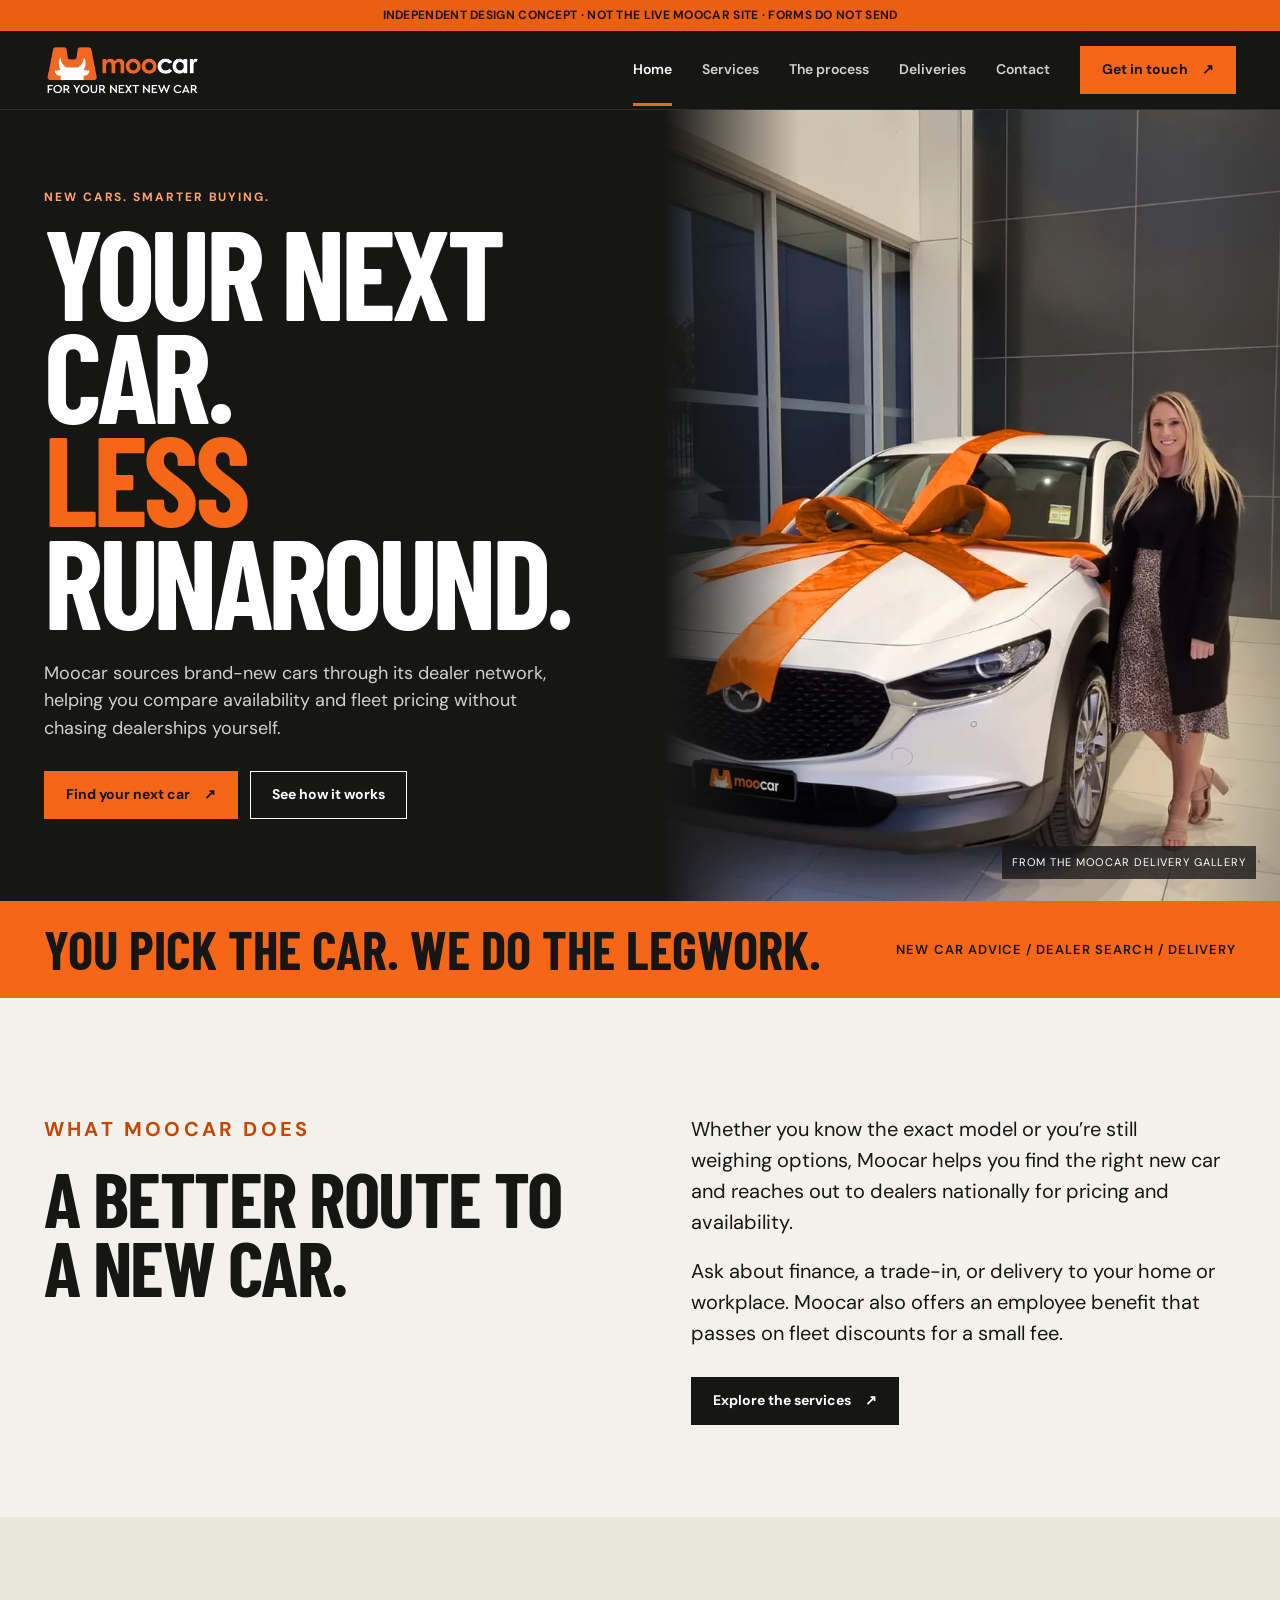
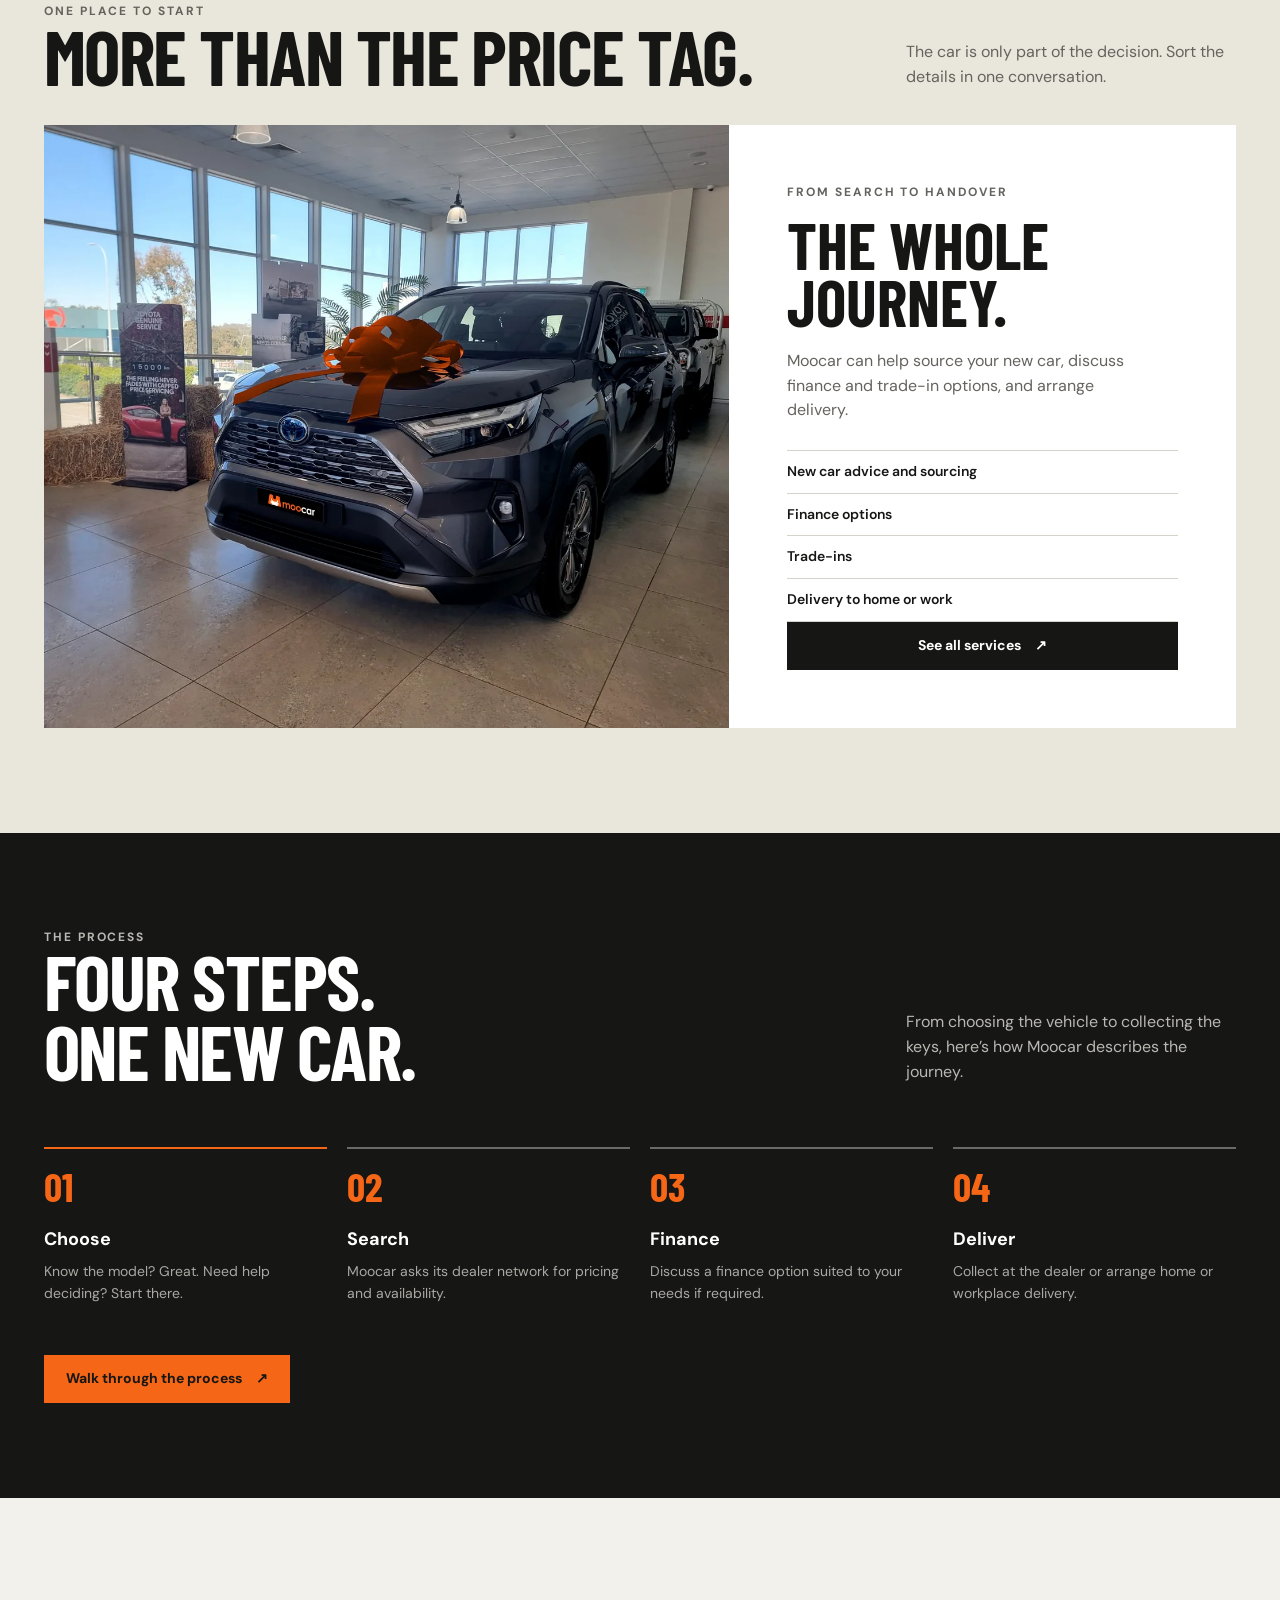
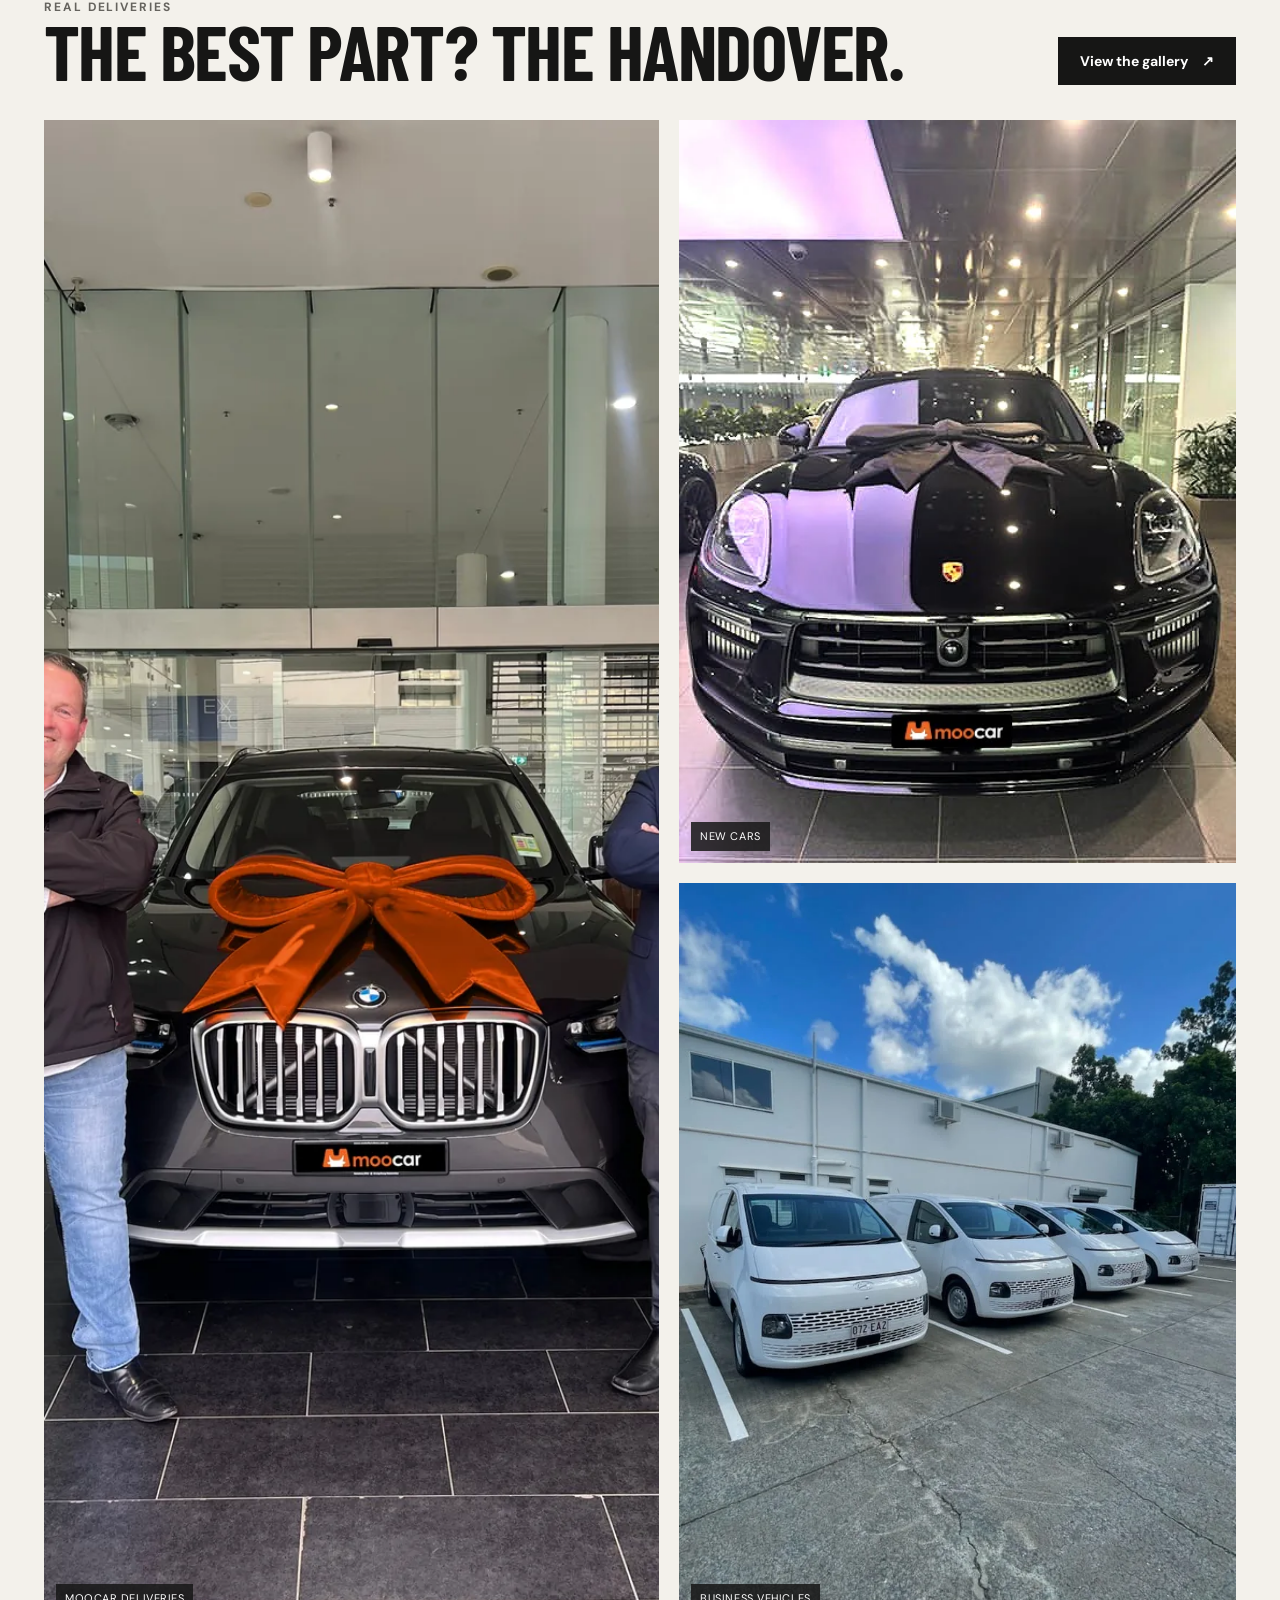
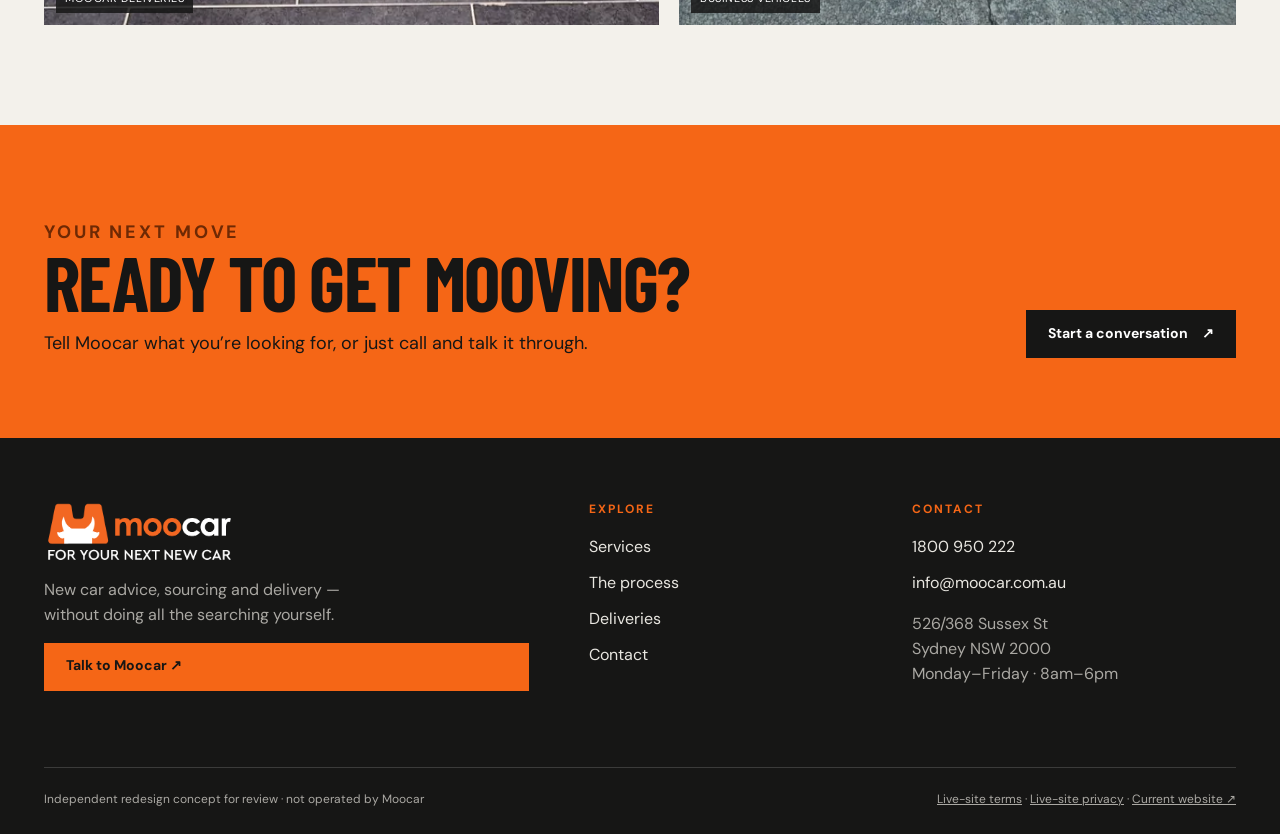
<file: index.html>
<!doctype html><html lang="en-AU"><head><meta charset="utf-8"><meta name="viewport" content="width=device-width,initial-scale=1"><meta name="robots" content="noindex,nofollow"><meta name="theme-color" content="#161615"><meta name="description" content="A responsive full-site redesign concept for Moocar&#x27;s new-car sourcing service."><title>A better way to get mooving · Moocar redesign concept</title><link rel="preload" as="font" type="font/woff2" href="assets/barlow-condensed-700.woff2" crossorigin><link rel="stylesheet" href="styles.css"><script src="site.js" defer></script></head><body><a class="skip" href="#main">Skip to content</a>
<div class="concept">INDEPENDENT DESIGN CONCEPT · NOT THE LIVE MOOCAR SITE · FORMS DO NOT SEND</div>
<header class="site-header"><div class="wrap header-inner">
<a class="logo" href="index.html" aria-label="Moocar concept home"><img src="assets/logo.png" alt="Moocar" width="156" height="51"></a>
<nav class="desktop-nav" aria-label="Main navigation"><a href="index.html" aria-current="page">Home</a><a href="services.html">Services</a><a href="process.html">The process</a><a href="gallery.html">Deliveries</a><a href="contact.html">Contact</a></nav>
<a class="btn header-cta" href="contact.html">Get in touch <span aria-hidden="true">↗</span></a>
<button class="menu-toggle" type="button" aria-label="Toggle menu" aria-controls="mobile-nav" aria-expanded="false"><span></span></button>
</div><nav class="mobile-nav" id="mobile-nav" aria-label="Mobile navigation" hidden><a href="index.html" aria-current="page">Home</a><a href="services.html">Services</a><a href="process.html">The process</a><a href="gallery.html">Deliveries</a><a href="contact.html">Contact</a><a class="btn" href="tel:1800950222">Call 1800 950 222</a></nav></header><main id="main"><section class="home-hero on-dark"><div class="wrap"><div class="hero-copy"><p class="eyebrow">New cars. Smarter buying.</p><h1 class="display">YOUR NEXT CAR.<br><em>LESS</em><br>RUNAROUND.</h1><p>Moocar sources brand-new cars through its dealer network, helping you compare availability and fleet pricing without chasing dealerships yourself.</p><div class="hero-actions"><a class="btn" href="contact.html">Find your next car <span aria-hidden="true">↗</span></a><a class="btn btn-outline" href="process.html">See how it works</a></div></div><div class="hero-image"><img src="assets/gallery-05.webp" alt="White new car with a large orange bow at a Moocar handover" width="1400" height="1050" fetchpriority="high"><span class="hero-label">From the Moocar delivery gallery</span></div></div></section>
<div class="statement"><div class="wrap"><span>YOU PICK THE CAR. WE DO THE LEGWORK.</span><span>NEW CAR ADVICE / DEALER SEARCH / DELIVERY</span></div></div>
<section class="home-intro"><div class="wrap intro-grid"><div><p class="eyebrow">What Moocar does</p><h2 class="section-heading">A BETTER ROUTE TO A NEW CAR.</h2></div><div><p>Whether you know the exact model or you’re still weighing options, Moocar helps you find the right new car and reaches out to dealers nationally for pricing and availability.</p><p>Ask about finance, a trade-in, or delivery to your home or workplace. Moocar also offers an employee benefit that passes on fleet discounts for a small fee.</p><a class="btn btn-dark" href="services.html">Explore the services <span aria-hidden="true">↗</span></a></div></div></section>
<section class="service-preview"><div class="wrap"><div class="section-bar"><div><p class="eyebrow">One place to start</p><h2 class="section-heading">MORE THAN THE PRICE TAG.</h2></div><p>The car is only part of the decision. Sort the details in one conversation.</p></div><div class="preview-row"><div class="preview-photo"><img src="assets/gallery-13.webp" loading="lazy" alt="New SUV ready for delivery with an orange bow" width="1400" height="1050"></div><div class="preview-copy"><div><p class="eyebrow">From search to handover</p><h3>THE WHOLE JOURNEY.</h3><p>Moocar can help source your new car, discuss finance and trade-in options, and arrange delivery.</p><ul><li>New car advice and sourcing</li><li>Finance options</li><li>Trade-ins</li><li>Delivery to home or work</li></ul></div><a class="btn btn-dark" href="services.html">See all services <span aria-hidden="true">↗</span></a></div></div></div></section>
<section class="process-strip on-dark"><div class="wrap"><div class="section-bar"><div><p class="eyebrow">The process</p><h2 class="section-heading">FOUR STEPS.<br>ONE NEW CAR.</h2></div><p>From choosing the vehicle to collecting the keys, here’s how Moocar describes the journey.</p></div><div class="mini-steps"><div class="mini-step"><span class="num">01</span><h3>Choose</h3><p>Know the model? Great. Need help deciding? Start there.</p></div><div class="mini-step"><span class="num">02</span><h3>Search</h3><p>Moocar asks its dealer network for pricing and availability.</p></div><div class="mini-step"><span class="num">03</span><h3>Finance</h3><p>Discuss a finance option suited to your needs if required.</p></div><div class="mini-step"><span class="num">04</span><h3>Deliver</h3><p>Collect at the dealer or arrange home or workplace delivery.</p></div></div><a class="btn" href="process.html">Walk through the process <span aria-hidden="true">↗</span></a></div></section>
<section class="proof"><div class="wrap"><div class="section-bar"><div><p class="eyebrow">Real deliveries</p><h2 class="section-heading">THE BEST PART? THE HANDOVER.</h2></div><a class="btn btn-dark" href="gallery.html">View the gallery <span aria-hidden="true">↗</span></a></div><div class="proof-grid"><figure><img src="assets/gallery-02.webp" loading="lazy" alt="New car handover at a dealership with an orange bow" width="1050" height="1400"><figcaption>Moocar deliveries</figcaption></figure><figure><img src="assets/gallery-03.webp" loading="lazy" alt="Black Porsche with a ribbon at delivery" width="480" height="640"><figcaption>New cars</figcaption></figure><figure><img src="assets/gallery-16.webp" loading="lazy" alt="A group of white vehicles sourced for a business" width="768" height="1024"><figcaption>Business vehicles</figcaption></figure></div></div></section><section class="cta-band"><div class="wrap"><div><p class="eyebrow">Your next move</p><h2 class="section-heading">READY TO GET MOOVING?</h2><p>Tell Moocar what you’re looking for, or just call and talk it through.</p></div><a class="btn btn-dark" href="contact.html">Start a conversation <span aria-hidden="true">↗</span></a></div></section></main><footer class="site-footer"><div class="wrap"><div class="footer-top">
<div><img class="footer-logo" src="assets/logo.png" alt="Moocar" width="190" height="62"><p>New car advice, sourcing and delivery — without doing all the searching yourself.</p><a class="btn" href="contact.html">Talk to Moocar <span aria-hidden="true">↗</span></a></div>
<div><h2>Explore</h2><a href="services.html">Services</a><a href="process.html">The process</a><a href="gallery.html">Deliveries</a><a href="contact.html">Contact</a></div>
<div><h2>Contact</h2><a href="tel:1800950222">1800 950 222</a><a href="mailto:info@moocar.com.au">info@moocar.com.au</a><p>526/368 Sussex St<br>Sydney NSW 2000<br>Monday–Friday · 8am–6pm</p></div>
</div><div class="footer-bottom"><span>Independent redesign concept for review · not operated by Moocar</span><span><a href="https://www.moocar.com.au/terms-and-conditions" target="_blank" rel="noopener">Live-site terms</a> · <a href="https://www.moocar.com.au/copy-of-terms-and-conditions" target="_blank" rel="noopener">Live-site privacy</a> · <a href="https://www.moocar.com.au/" target="_blank" rel="noopener">Current website ↗</a></span></div></div></footer></body></html>
</file>
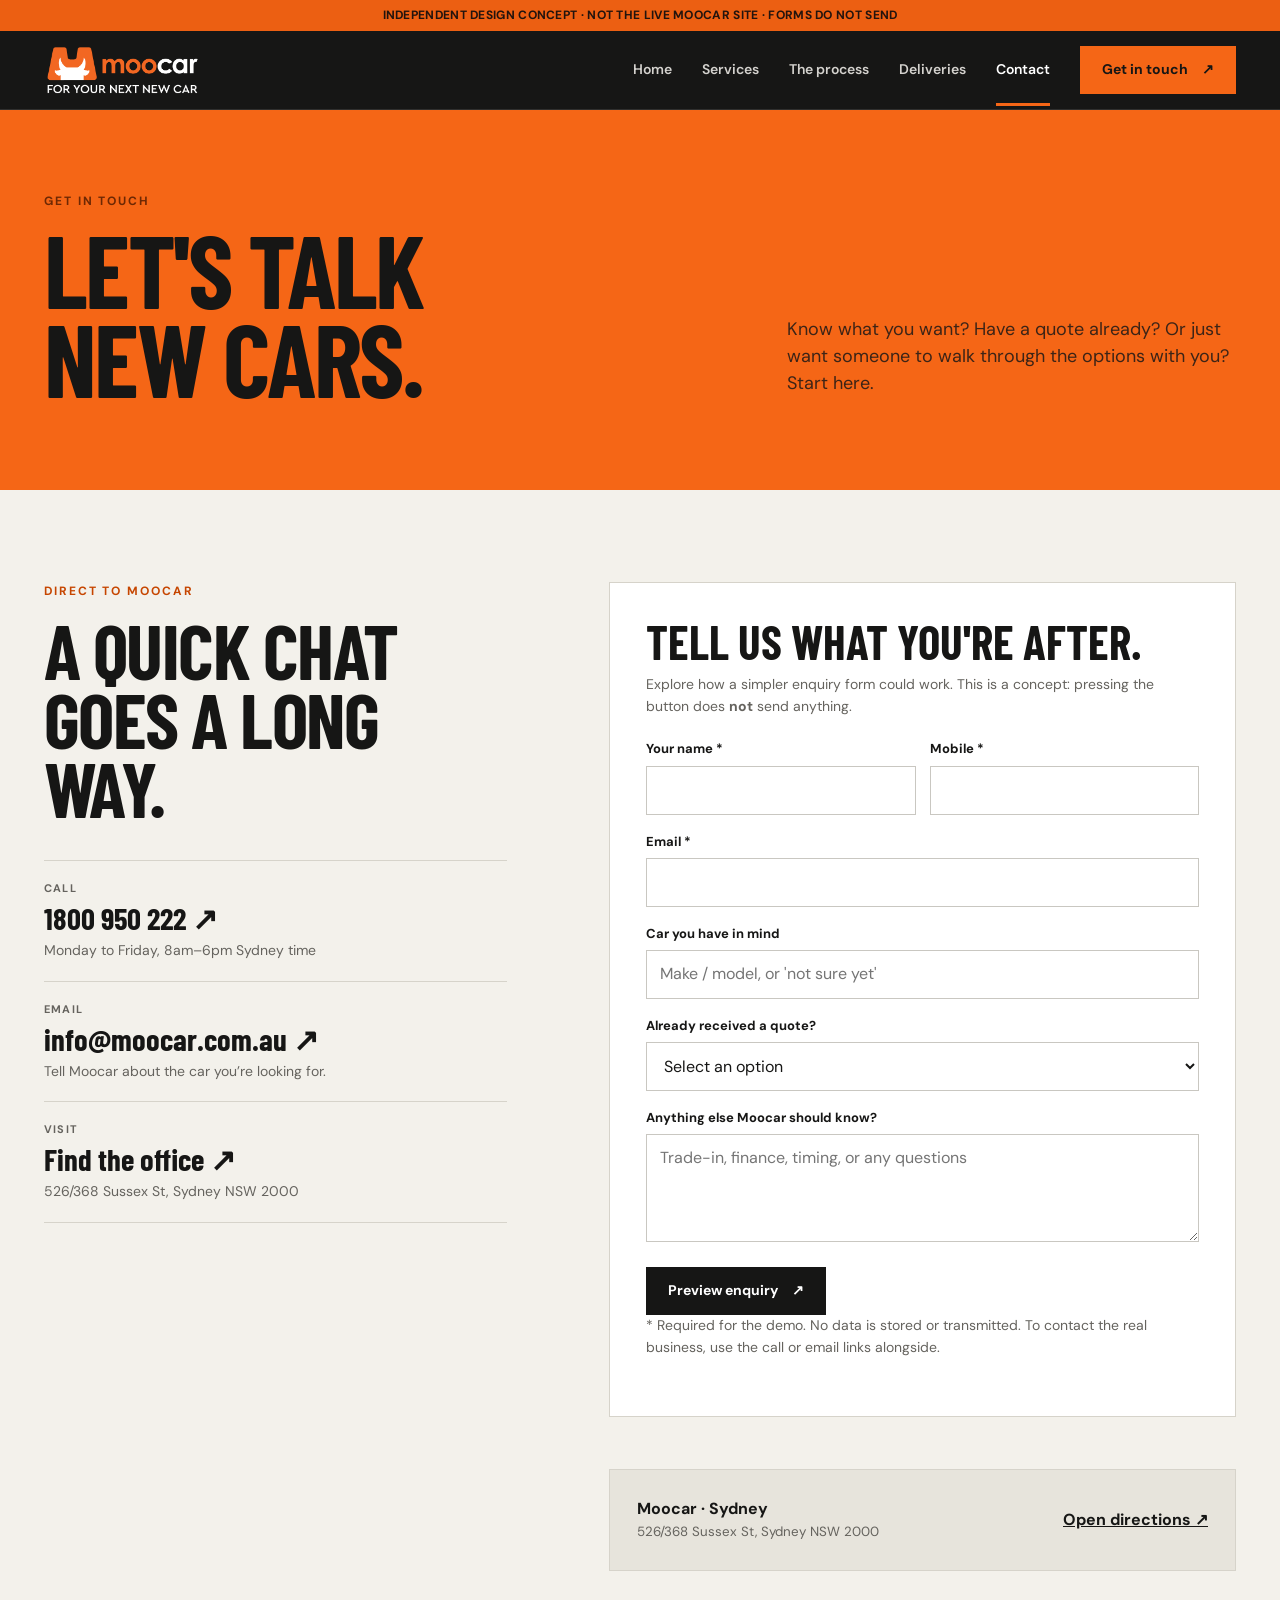
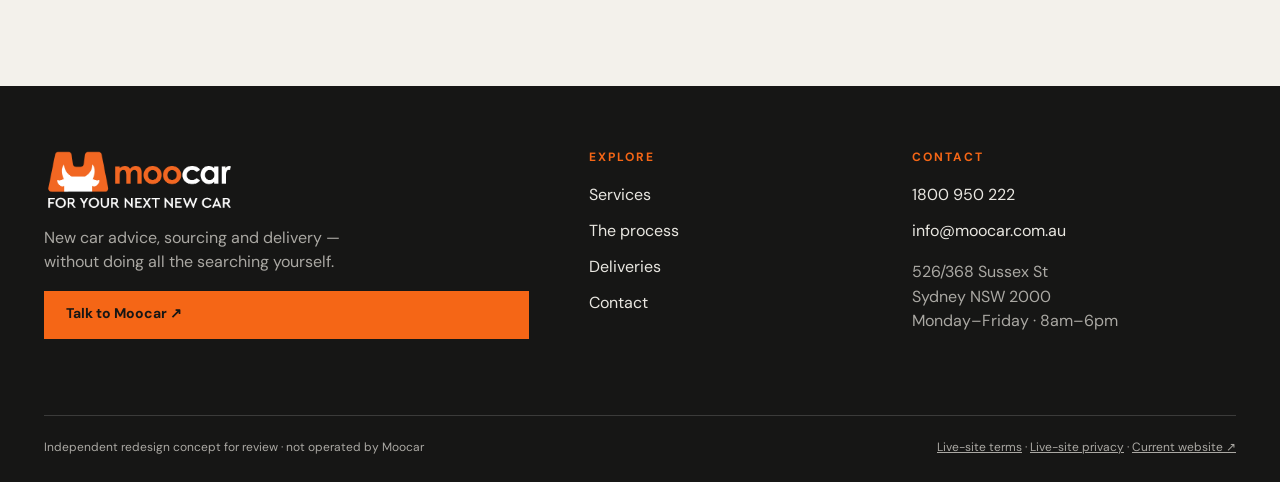
<file: contact.html>
<!doctype html><html lang="en-AU"><head><meta charset="utf-8"><meta name="viewport" content="width=device-width,initial-scale=1"><meta name="robots" content="noindex,nofollow"><meta name="theme-color" content="#161615"><meta name="description" content="Contact Moocar by phone or email; explore a contact form redesign concept."><title>Contact · Moocar redesign concept</title><link rel="preload" as="font" type="font/woff2" href="assets/barlow-condensed-700.woff2" crossorigin><link rel="stylesheet" href="styles.css"><script src="site.js" defer></script></head><body><a class="skip" href="#main">Skip to content</a>
<div class="concept">INDEPENDENT DESIGN CONCEPT · NOT THE LIVE MOOCAR SITE · FORMS DO NOT SEND</div>
<header class="site-header"><div class="wrap header-inner">
<a class="logo" href="index.html" aria-label="Moocar concept home"><img src="assets/logo.png" alt="Moocar" width="156" height="51"></a>
<nav class="desktop-nav" aria-label="Main navigation"><a href="index.html">Home</a><a href="services.html">Services</a><a href="process.html">The process</a><a href="gallery.html">Deliveries</a><a href="contact.html" aria-current="page">Contact</a></nav>
<a class="btn header-cta" href="contact.html">Get in touch <span aria-hidden="true">↗</span></a>
<button class="menu-toggle" type="button" aria-label="Toggle menu" aria-controls="mobile-nav" aria-expanded="false"><span></span></button>
</div><nav class="mobile-nav" id="mobile-nav" aria-label="Mobile navigation" hidden><a href="index.html">Home</a><a href="services.html">Services</a><a href="process.html">The process</a><a href="gallery.html">Deliveries</a><a href="contact.html" aria-current="page">Contact</a><a class="btn" href="tel:1800950222">Call 1800 950 222</a></nav></header><main id="main"><section class="page-head orange-head"><div class="wrap"><div><p class="eyebrow">Get in touch</p><h1 class="display-medium">LET'S TALK<br>NEW CARS.</h1></div><p>Know what you want? Have a quote already? Or just want someone to walk through the options with you? Start here.</p></div></section>
<section class="contact-main"><div class="wrap contact-layout"><div><p class="eyebrow">Direct to Moocar</p><h2 class="section-heading">A QUICK CHAT GOES A LONG WAY.</h2><div class="contact-methods">
<div class="contact-method"><small>Call</small><a href="tel:1800950222">1800 950 222 ↗</a><p>Monday to Friday, 8am–6pm Sydney time</p></div>
<div class="contact-method"><small>Email</small><a href="mailto:info@moocar.com.au?subject=New%20car%20enquiry">info@moocar.com.au ↗</a><p>Tell Moocar about the car you’re looking for.</p></div>
<div class="contact-method"><small>Visit</small><a href="https://maps.google.com/?q=368+Sussex+St+Sydney+NSW+2000" target="_blank" rel="noopener">Find the office ↗</a><p>526/368 Sussex St, Sydney NSW 2000</p></div></div></div>
<div><form class="contact-form" id="contact-form"><h2>TELL US WHAT YOU'RE AFTER.</h2><p>Explore how a simpler enquiry form could work. This is a concept: pressing the button does <strong>not</strong> send anything.</p>
<div class="field-row"><div class="field"><label for="name">Your name *</label><input id="name" name="name" autocomplete="name" required></div><div class="field"><label for="phone">Mobile *</label><input id="phone" name="phone" type="tel" inputmode="tel" autocomplete="tel" required></div></div>
<div class="field"><label for="email">Email *</label><input id="email" name="email" type="email" autocomplete="email" required></div>
<div class="field"><label for="car">Car you have in mind</label><input id="car" name="car" placeholder="Make / model, or 'not sure yet'"></div>
<div class="field"><label for="quoted">Already received a quote?</label><select id="quoted" name="quoted"><option value="">Select an option</option><option>Yes — I'd like to compare it</option><option>No, not yet</option></select></div>
<div class="field"><label for="message">Anything else Moocar should know?</label><textarea id="message" name="message" placeholder="Trade-in, finance, timing, or any questions"></textarea></div>
<button class="btn btn-dark" type="submit">Preview enquiry <span aria-hidden="true">↗</span></button><p class="form-note">* Required for the demo. No data is stored or transmitted. To contact the real business, use the call or email links alongside.</p><div class="demo-result" role="status" tabindex="-1"><strong>Prototype only — no enquiry was sent.</strong><br>Use the phone or email links to reach Moocar directly.</div></form>
<div class="contact-map"><p><strong>Moocar · Sydney</strong><small>526/368 Sussex St, Sydney NSW 2000</small></p><a href="https://maps.google.com/?q=368+Sussex+St+Sydney+NSW+2000" target="_blank" rel="noopener">Open directions ↗</a></div></div></div></section></main><footer class="site-footer"><div class="wrap"><div class="footer-top">
<div><img class="footer-logo" src="assets/logo.png" alt="Moocar" width="190" height="62"><p>New car advice, sourcing and delivery — without doing all the searching yourself.</p><a class="btn" href="contact.html">Talk to Moocar <span aria-hidden="true">↗</span></a></div>
<div><h2>Explore</h2><a href="services.html">Services</a><a href="process.html">The process</a><a href="gallery.html">Deliveries</a><a href="contact.html">Contact</a></div>
<div><h2>Contact</h2><a href="tel:1800950222">1800 950 222</a><a href="mailto:info@moocar.com.au">info@moocar.com.au</a><p>526/368 Sussex St<br>Sydney NSW 2000<br>Monday–Friday · 8am–6pm</p></div>
</div><div class="footer-bottom"><span>Independent redesign concept for review · not operated by Moocar</span><span><a href="https://www.moocar.com.au/terms-and-conditions" target="_blank" rel="noopener">Live-site terms</a> · <a href="https://www.moocar.com.au/copy-of-terms-and-conditions" target="_blank" rel="noopener">Live-site privacy</a> · <a href="https://www.moocar.com.au/" target="_blank" rel="noopener">Current website ↗</a></span></div></div></footer></body></html>
</file>
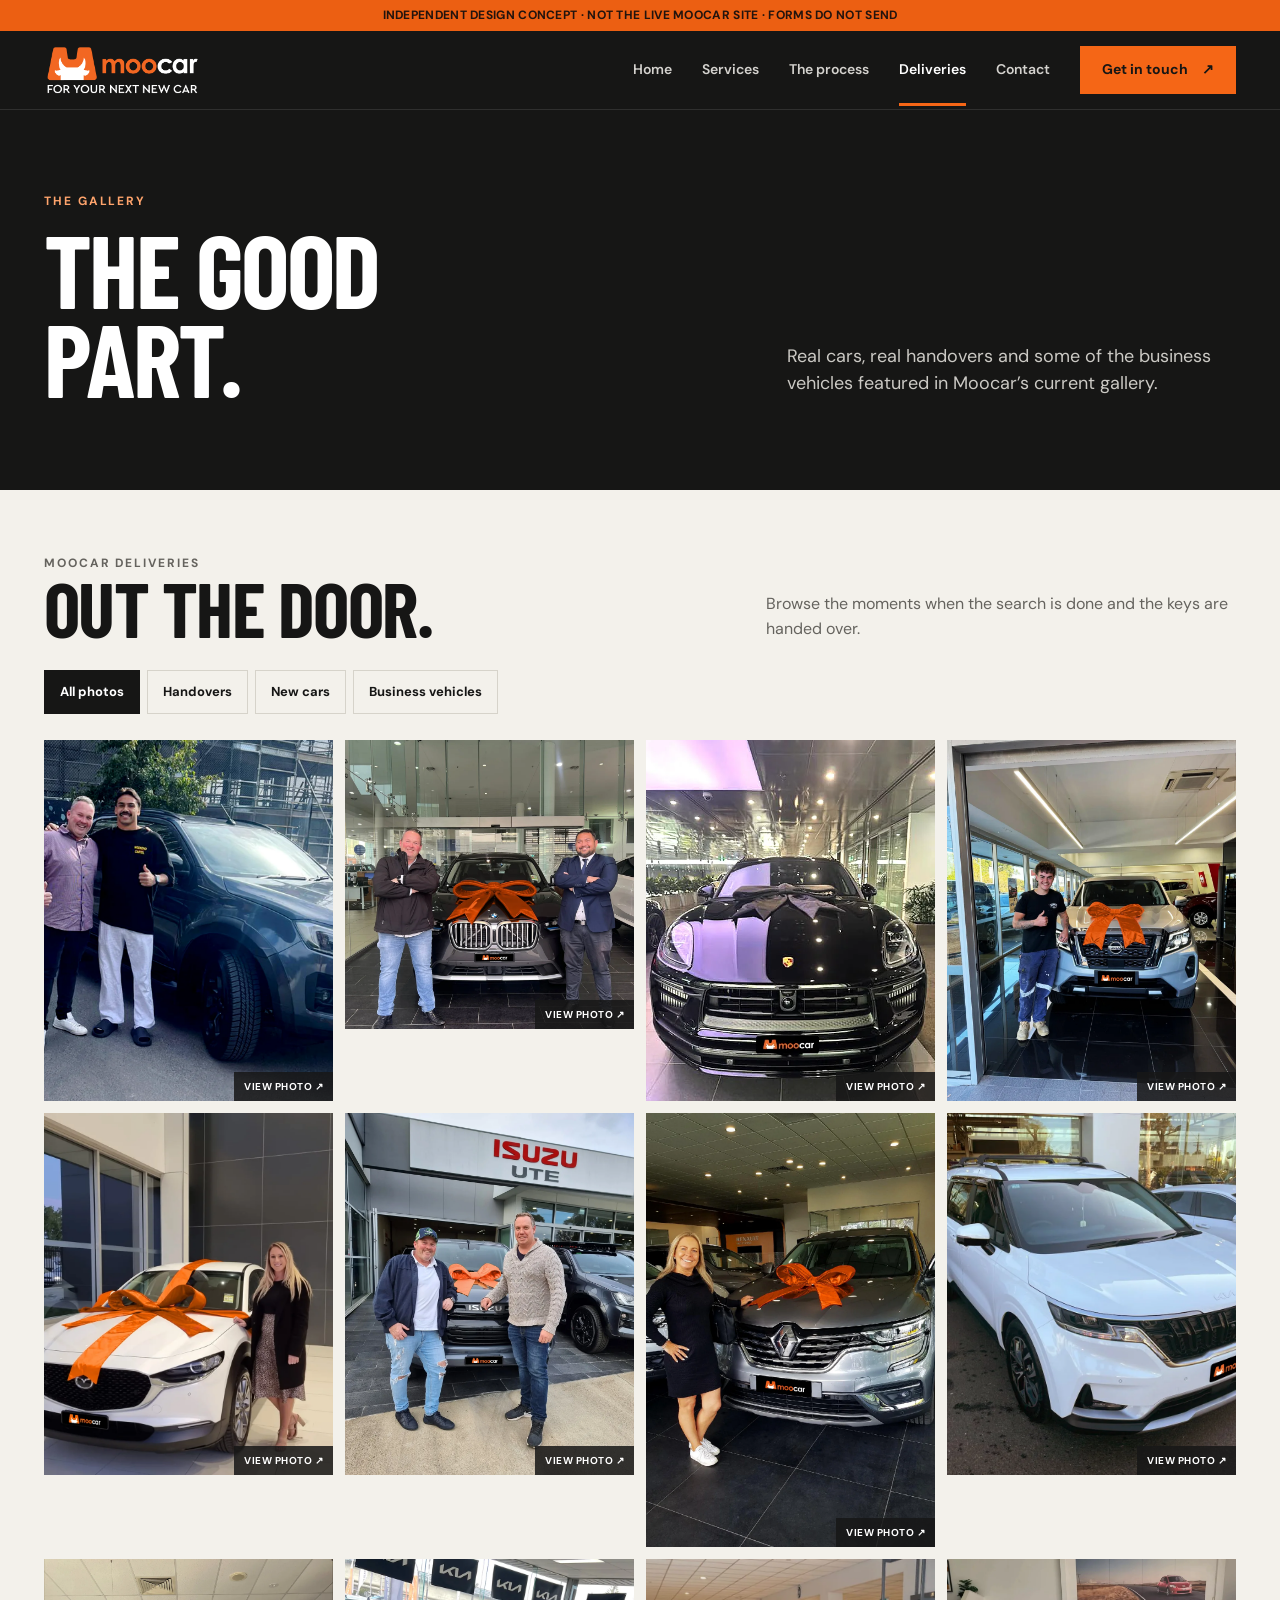
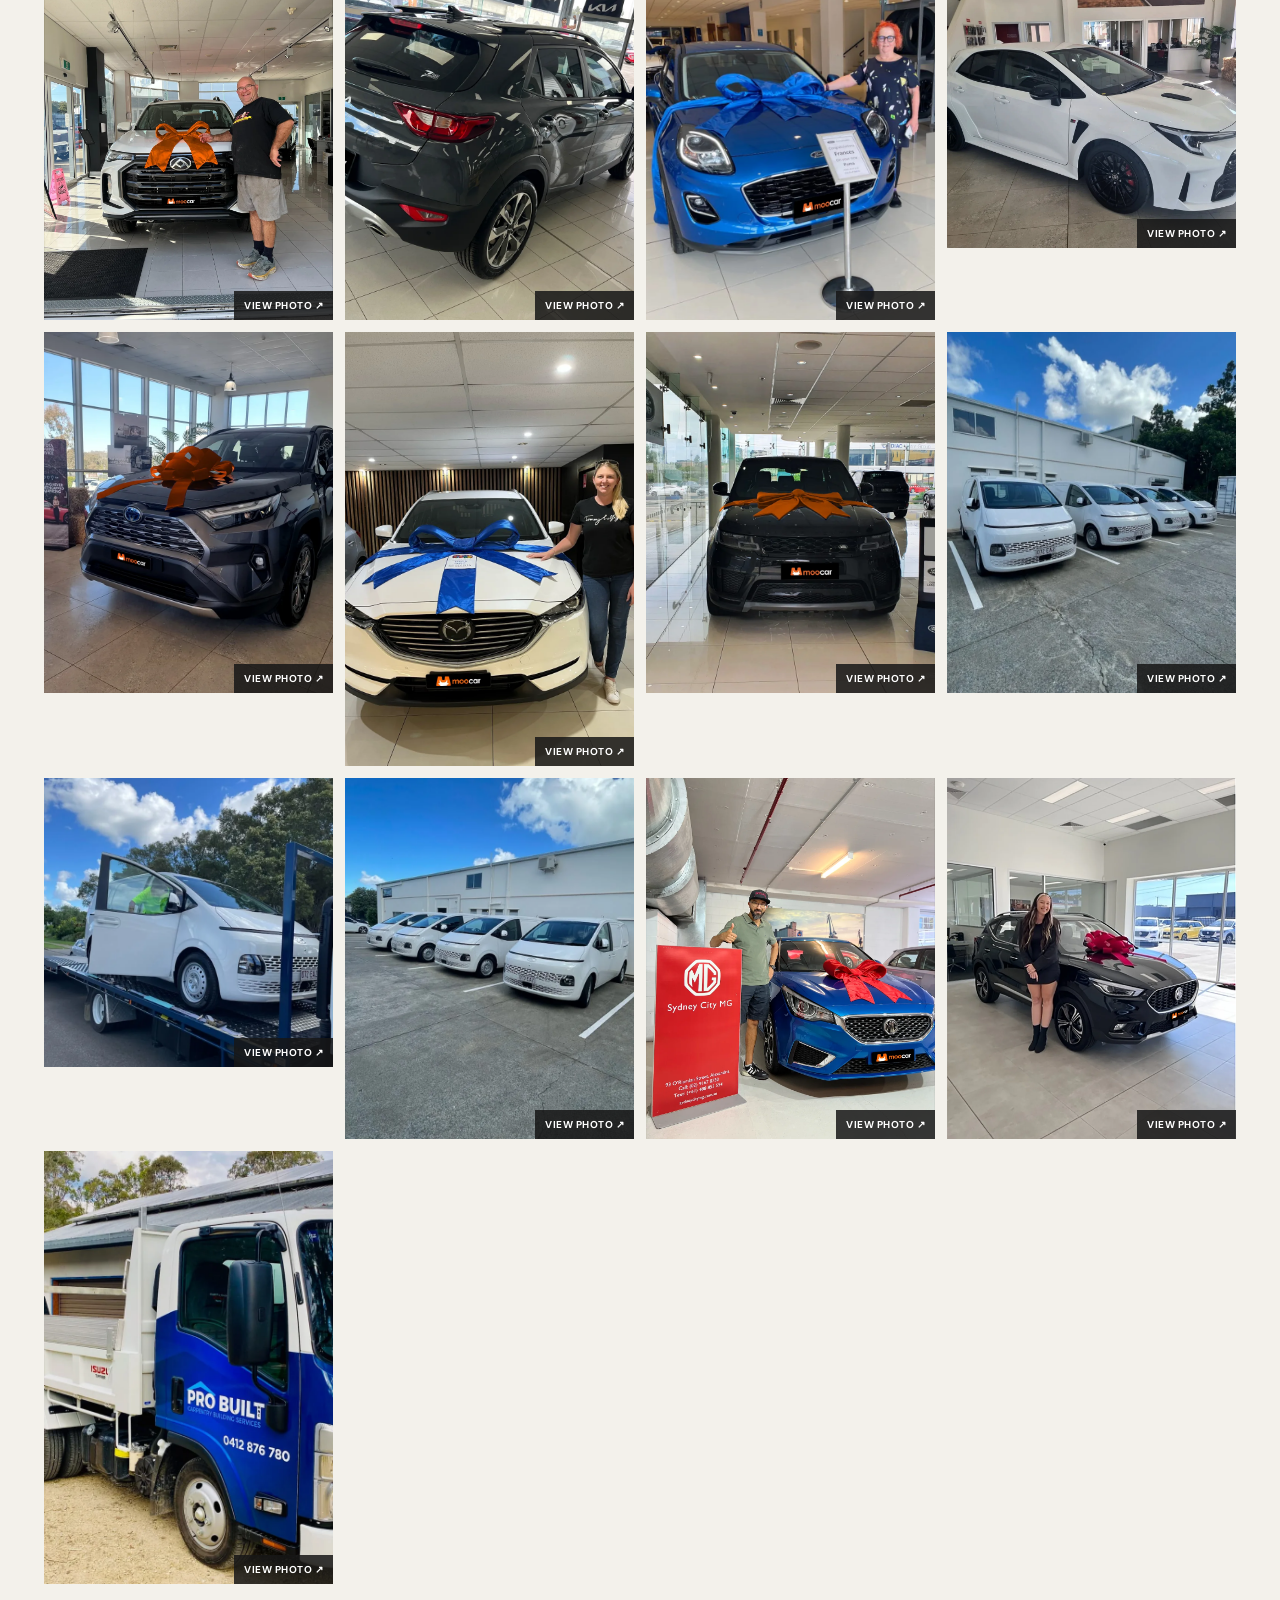
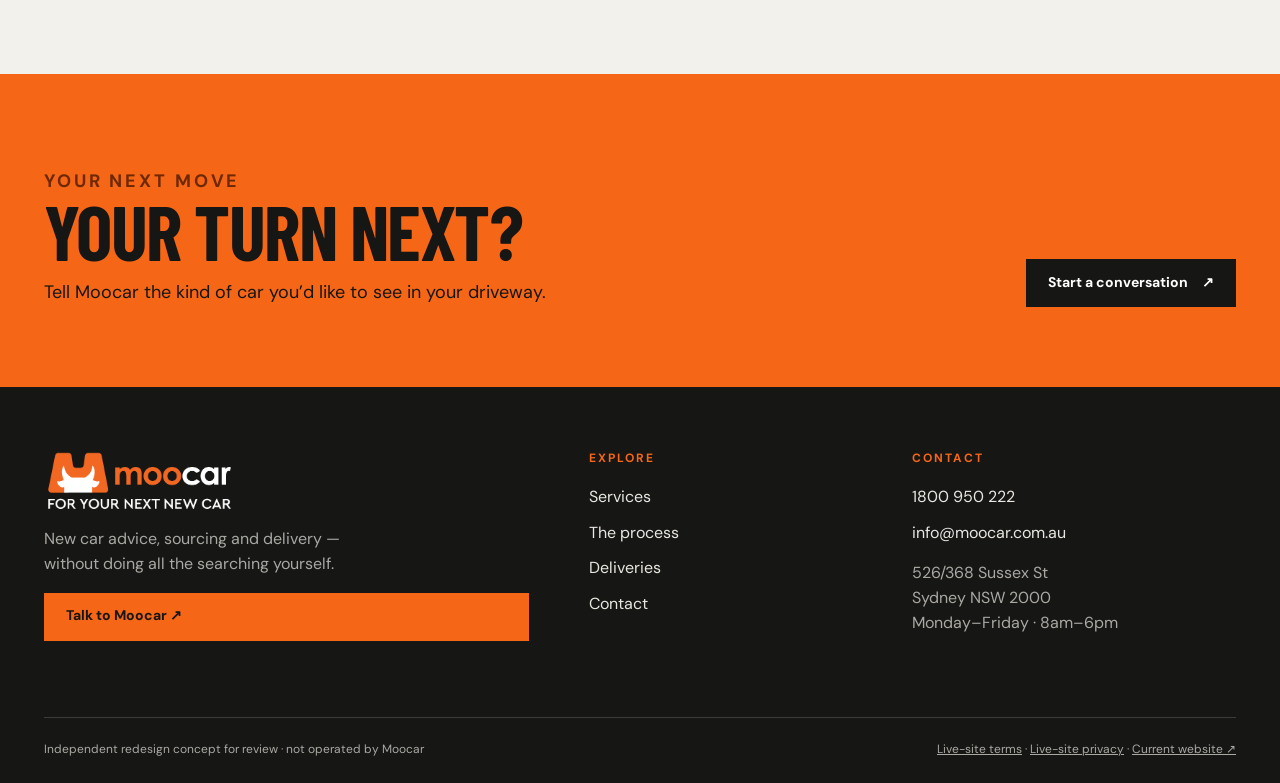
<file: gallery.html>
<!doctype html><html lang="en-AU"><head><meta charset="utf-8"><meta name="viewport" content="width=device-width,initial-scale=1"><meta name="robots" content="noindex,nofollow"><meta name="theme-color" content="#161615"><meta name="description" content="Photos from the Moocar delivery gallery."><title>Deliveries · Moocar redesign concept</title><link rel="preload" as="font" type="font/woff2" href="assets/barlow-condensed-700.woff2" crossorigin><link rel="stylesheet" href="styles.css"><script src="site.js" defer></script></head><body><a class="skip" href="#main">Skip to content</a>
<div class="concept">INDEPENDENT DESIGN CONCEPT · NOT THE LIVE MOOCAR SITE · FORMS DO NOT SEND</div>
<header class="site-header"><div class="wrap header-inner">
<a class="logo" href="index.html" aria-label="Moocar concept home"><img src="assets/logo.png" alt="Moocar" width="156" height="51"></a>
<nav class="desktop-nav" aria-label="Main navigation"><a href="index.html">Home</a><a href="services.html">Services</a><a href="process.html">The process</a><a href="gallery.html" aria-current="page">Deliveries</a><a href="contact.html">Contact</a></nav>
<a class="btn header-cta" href="contact.html">Get in touch <span aria-hidden="true">↗</span></a>
<button class="menu-toggle" type="button" aria-label="Toggle menu" aria-controls="mobile-nav" aria-expanded="false"><span></span></button>
</div><nav class="mobile-nav" id="mobile-nav" aria-label="Mobile navigation" hidden><a href="index.html">Home</a><a href="services.html">Services</a><a href="process.html">The process</a><a href="gallery.html" aria-current="page">Deliveries</a><a href="contact.html">Contact</a><a class="btn" href="tel:1800950222">Call 1800 950 222</a></nav></header><main id="main"><section class="page-head on-dark"><div class="wrap"><div><p class="eyebrow">The gallery</p><h1 class="display-medium">THE GOOD<br>PART.</h1></div><p>Real cars, real handovers and some of the business vehicles featured in Moocar’s current gallery.</p></div></section>
<section class="wrap"><div class="gallery-intro"><div><p class="eyebrow">Moocar deliveries</p><h2 class="section-heading">OUT THE DOOR.</h2></div><p>Browse the moments when the search is done and the keys are handed over.</p></div><div class="filters" role="group" aria-label="Filter photos"><button type="button" class="filter" data-filter="all" aria-pressed="true">All photos</button><button type="button" class="filter" data-filter="handover" aria-pressed="false">Handovers</button><button type="button" class="filter" data-filter="vehicle" aria-pressed="false">New cars</button><button type="button" class="filter" data-filter="fleet" aria-pressed="false">Business vehicles</button></div><div class="gallery-grid"><button type="button" class="gallery-item" data-category="handover" aria-label="Open photo: Two people beside a newly delivered dark SUV"><img src="assets/gallery-01.webp" loading="lazy" width="500" height="600" alt="Two people beside a newly delivered dark SUV"></button>
<button type="button" class="gallery-item" data-category="handover" aria-label="Open photo: Two people with a black SUV wearing an orange bow"><img src="assets/gallery-02.webp" loading="lazy" width="500" height="600" alt="Two people with a black SUV wearing an orange bow"></button>
<button type="button" class="gallery-item" data-category="vehicle" aria-label="Open photo: Black Porsche with a ribbon at handover"><img src="assets/gallery-03.webp" loading="lazy" width="500" height="600" alt="Black Porsche with a ribbon at handover"></button>
<button type="button" class="gallery-item" data-category="handover" aria-label="Open photo: New ute with an orange delivery bow"><img src="assets/gallery-04.webp" loading="lazy" width="500" height="600" alt="New ute with an orange delivery bow"></button>
<button type="button" class="gallery-item" data-category="handover" aria-label="Open photo: White car with a large orange bow beside a customer"><img src="assets/gallery-05.webp" loading="lazy" width="500" height="600" alt="White car with a large orange bow beside a customer"></button>
<button type="button" class="gallery-item" data-category="handover" aria-label="Open photo: Two people beside a new ute at the dealership"><img src="assets/gallery-06.webp" loading="lazy" width="500" height="600" alt="Two people beside a new ute at the dealership"></button>
<button type="button" class="gallery-item" data-category="handover" aria-label="Open photo: Customer beside a grey SUV with an orange bow"><img src="assets/gallery-07.webp" loading="lazy" width="500" height="600" alt="Customer beside a grey SUV with an orange bow"></button>
<button type="button" class="gallery-item" data-category="vehicle" aria-label="Open photo: White SUV ready for a new owner"><img src="assets/gallery-08.webp" loading="lazy" width="500" height="600" alt="White SUV ready for a new owner"></button>
<button type="button" class="gallery-item" data-category="handover" aria-label="Open photo: New white car with an orange bow and its owner"><img src="assets/gallery-09.webp" loading="lazy" width="500" height="600" alt="New white car with an orange bow and its owner"></button>
<button type="button" class="gallery-item" data-category="vehicle" aria-label="Open photo: Grey car at a dealership"><img src="assets/gallery-10.webp" loading="lazy" width="500" height="600" alt="Grey car at a dealership"></button>
<button type="button" class="gallery-item" data-category="handover" aria-label="Open photo: Blue convertible with a delivery bow and customer"><img src="assets/gallery-11.webp" loading="lazy" width="500" height="600" alt="Blue convertible with a delivery bow and customer"></button>
<button type="button" class="gallery-item" data-category="vehicle" aria-label="Open photo: White performance car inside a dealership"><img src="assets/gallery-12.webp" loading="lazy" width="500" height="600" alt="White performance car inside a dealership"></button>
<button type="button" class="gallery-item" data-category="vehicle" aria-label="Open photo: Grey SUV wearing a bow inside a dealership"><img src="assets/gallery-13.webp" loading="lazy" width="500" height="600" alt="Grey SUV wearing a bow inside a dealership"></button>
<button type="button" class="gallery-item" data-category="handover" aria-label="Open photo: White Mercedes with a blue bow and customer"><img src="assets/gallery-14.webp" loading="lazy" width="500" height="600" alt="White Mercedes with a blue bow and customer"></button>
<button type="button" class="gallery-item" data-category="vehicle" aria-label="Open photo: Dark SUV with an orange delivery bow"><img src="assets/gallery-15.webp" loading="lazy" width="500" height="600" alt="Dark SUV with an orange delivery bow"></button>
<button type="button" class="gallery-item" data-category="fleet" aria-label="Open photo: Line of white business vehicles"><img src="assets/gallery-16.webp" loading="lazy" width="500" height="600" alt="Line of white business vehicles"></button>
<button type="button" class="gallery-item" data-category="fleet" aria-label="Open photo: Business vehicle on a transport trailer"><img src="assets/gallery-17.webp" loading="lazy" width="500" height="600" alt="Business vehicle on a transport trailer"></button>
<button type="button" class="gallery-item" data-category="fleet" aria-label="Open photo: Line of white vehicles outside a workplace"><img src="assets/gallery-18.webp" loading="lazy" width="500" height="600" alt="Line of white vehicles outside a workplace"></button>
<button type="button" class="gallery-item" data-category="handover" aria-label="Open photo: Blue MG with a red bow and customer"><img src="assets/gallery-19.webp" loading="lazy" width="500" height="600" alt="Blue MG with a red bow and customer"></button>
<button type="button" class="gallery-item" data-category="handover" aria-label="Open photo: New black SUV with a red bow and customer"><img src="assets/gallery-20.webp" loading="lazy" width="500" height="600" alt="New black SUV with a red bow and customer"></button>
<button type="button" class="gallery-item" data-category="fleet" aria-label="Open photo: Blue business truck"><img src="assets/gallery-21.webp" loading="lazy" width="500" height="600" alt="Blue business truck"></button></div></section>
<dialog class="lightbox" aria-label="Gallery image"><div class="lightbox-head"><p></p><button type="button" class="lightbox-close" aria-label="Close image">×</button></div><img alt=""></dialog><section class="cta-band"><div class="wrap"><div><p class="eyebrow">Your next move</p><h2 class="section-heading">YOUR TURN NEXT?</h2><p>Tell Moocar the kind of car you’d like to see in your driveway.</p></div><a class="btn btn-dark" href="contact.html">Start a conversation <span aria-hidden="true">↗</span></a></div></section></main><footer class="site-footer"><div class="wrap"><div class="footer-top">
<div><img class="footer-logo" src="assets/logo.png" alt="Moocar" width="190" height="62"><p>New car advice, sourcing and delivery — without doing all the searching yourself.</p><a class="btn" href="contact.html">Talk to Moocar <span aria-hidden="true">↗</span></a></div>
<div><h2>Explore</h2><a href="services.html">Services</a><a href="process.html">The process</a><a href="gallery.html">Deliveries</a><a href="contact.html">Contact</a></div>
<div><h2>Contact</h2><a href="tel:1800950222">1800 950 222</a><a href="mailto:info@moocar.com.au">info@moocar.com.au</a><p>526/368 Sussex St<br>Sydney NSW 2000<br>Monday–Friday · 8am–6pm</p></div>
</div><div class="footer-bottom"><span>Independent redesign concept for review · not operated by Moocar</span><span><a href="https://www.moocar.com.au/terms-and-conditions" target="_blank" rel="noopener">Live-site terms</a> · <a href="https://www.moocar.com.au/copy-of-terms-and-conditions" target="_blank" rel="noopener">Live-site privacy</a> · <a href="https://www.moocar.com.au/" target="_blank" rel="noopener">Current website ↗</a></span></div></div></footer></body></html>
</file>
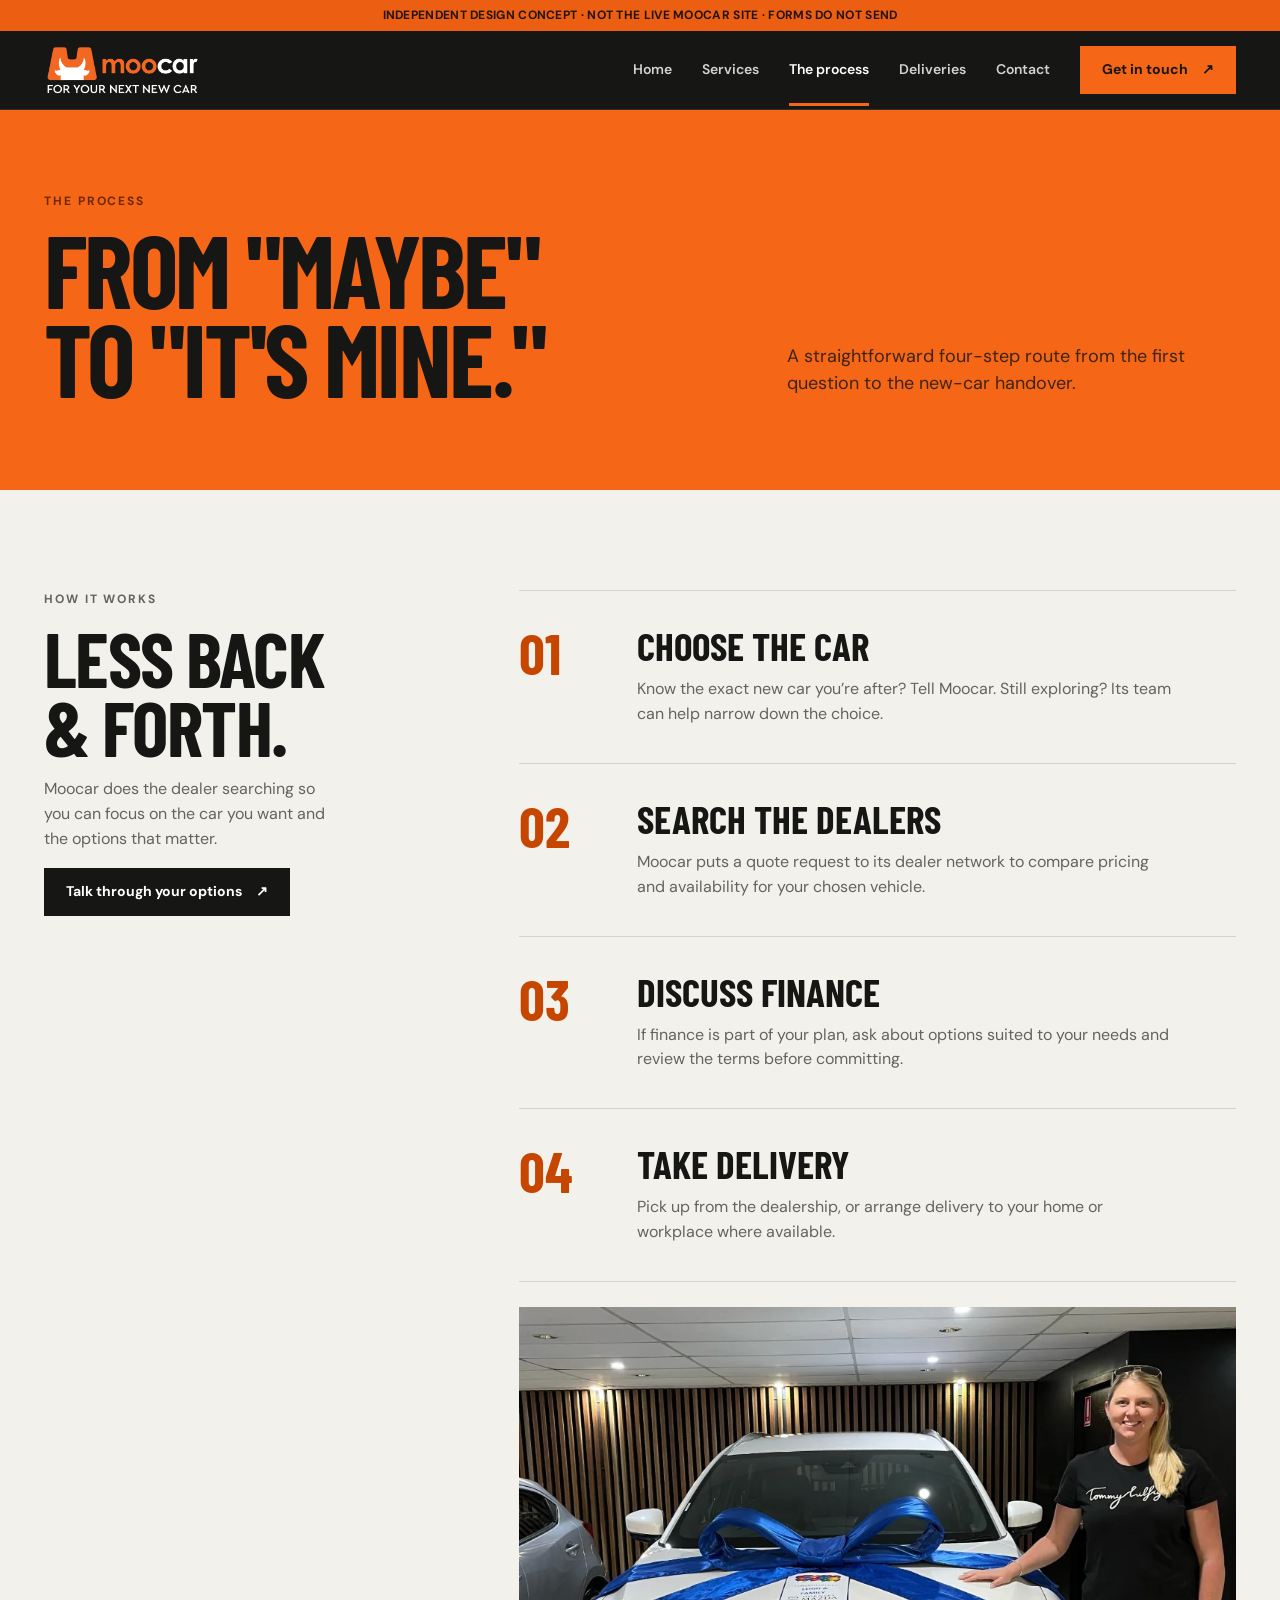
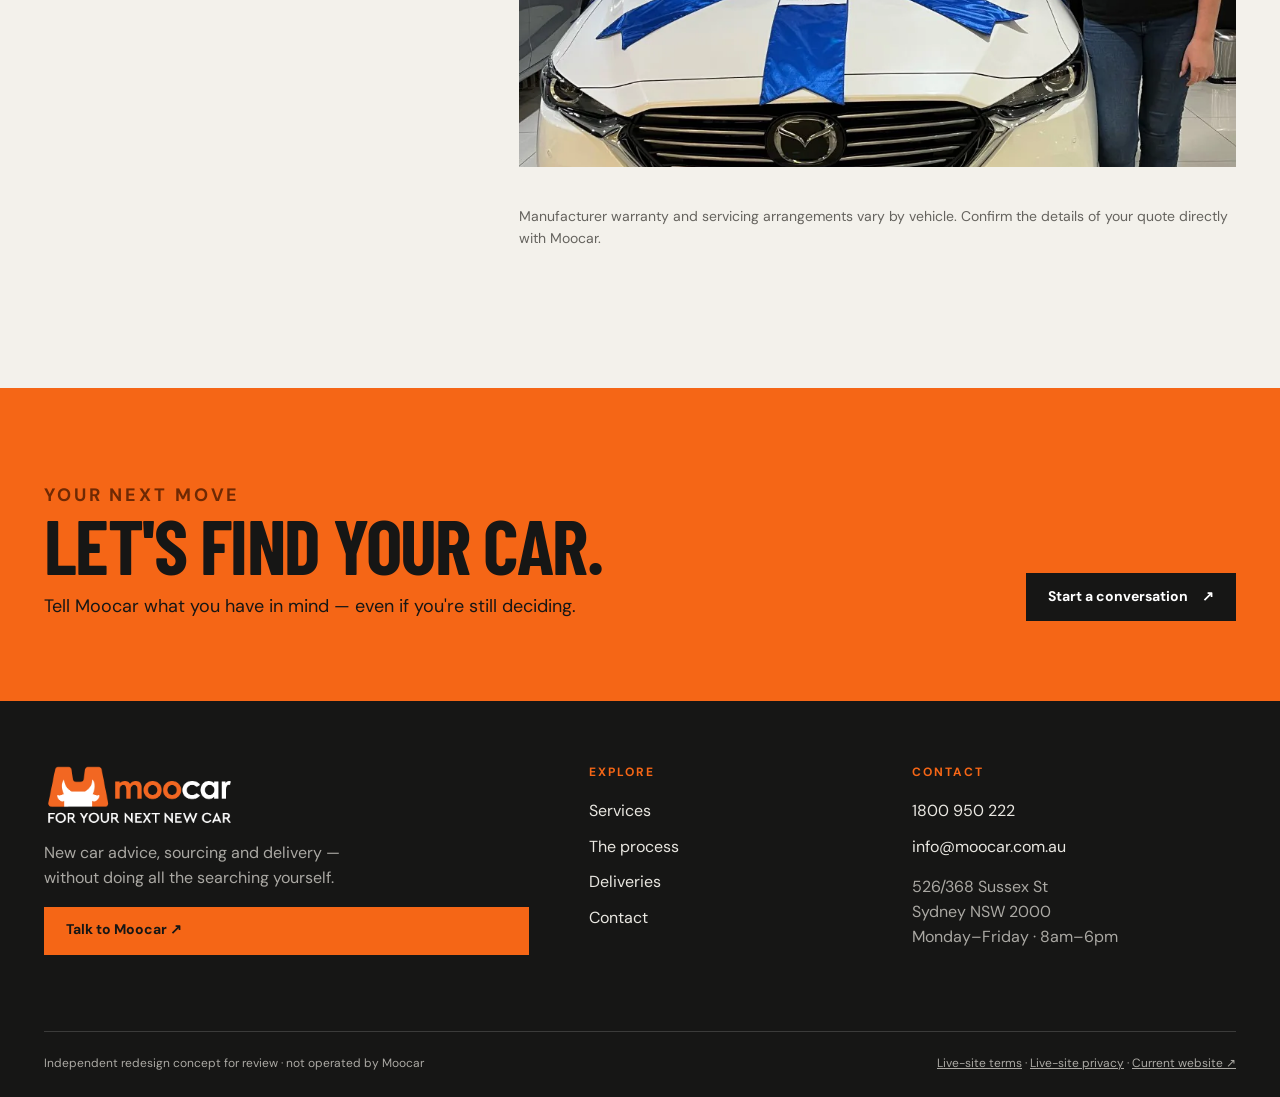
<file: process.html>
<!doctype html><html lang="en-AU"><head><meta charset="utf-8"><meta name="viewport" content="width=device-width,initial-scale=1"><meta name="robots" content="noindex,nofollow"><meta name="theme-color" content="#161615"><meta name="description" content="How Moocar helps select, source, finance and deliver a new car."><title>The process · Moocar redesign concept</title><link rel="preload" as="font" type="font/woff2" href="assets/barlow-condensed-700.woff2" crossorigin><link rel="stylesheet" href="styles.css"><script src="site.js" defer></script></head><body><a class="skip" href="#main">Skip to content</a>
<div class="concept">INDEPENDENT DESIGN CONCEPT · NOT THE LIVE MOOCAR SITE · FORMS DO NOT SEND</div>
<header class="site-header"><div class="wrap header-inner">
<a class="logo" href="index.html" aria-label="Moocar concept home"><img src="assets/logo.png" alt="Moocar" width="156" height="51"></a>
<nav class="desktop-nav" aria-label="Main navigation"><a href="index.html">Home</a><a href="services.html">Services</a><a href="process.html" aria-current="page">The process</a><a href="gallery.html">Deliveries</a><a href="contact.html">Contact</a></nav>
<a class="btn header-cta" href="contact.html">Get in touch <span aria-hidden="true">↗</span></a>
<button class="menu-toggle" type="button" aria-label="Toggle menu" aria-controls="mobile-nav" aria-expanded="false"><span></span></button>
</div><nav class="mobile-nav" id="mobile-nav" aria-label="Mobile navigation" hidden><a href="index.html">Home</a><a href="services.html">Services</a><a href="process.html" aria-current="page">The process</a><a href="gallery.html">Deliveries</a><a href="contact.html">Contact</a><a class="btn" href="tel:1800950222">Call 1800 950 222</a></nav></header><main id="main"><section class="page-head orange-head"><div class="wrap"><div><p class="eyebrow">The process</p><h1 class="display-medium">FROM "MAYBE"<br>TO "IT'S MINE."</h1></div><p>A straightforward four-step route from the first question to the new-car handover.</p></div></section>
<section class="process-main"><div class="wrap process-layout"><aside class="process-aside"><p class="eyebrow">How it works</p><h2 class="section-heading">LESS BACK<br>&amp; FORTH.</h2><p>Moocar does the dealer searching so you can focus on the car you want and the options that matter.</p><a class="btn btn-dark" href="contact.html">Talk through your options <span aria-hidden="true">↗</span></a></aside>
<div><div class="process-list"><article class="process-item"><span class="n">01</span><div><h2>Choose the car</h2><p>Know the exact new car you’re after? Tell Moocar. Still exploring? Its team can help narrow down the choice.</p></div></article>
<article class="process-item"><span class="n">02</span><div><h2>Search the dealers</h2><p>Moocar puts a quote request to its dealer network to compare pricing and availability for your chosen vehicle.</p></div></article>
<article class="process-item"><span class="n">03</span><div><h2>Discuss finance</h2><p>If finance is part of your plan, ask about options suited to your needs and review the terms before committing.</p></div></article>
<article class="process-item"><span class="n">04</span><div><h2>Take delivery</h2><p>Pick up from the dealership, or arrange delivery to your home or workplace where available.</p></div></article></div>
<img class="process-photo" src="assets/gallery-14.webp" loading="lazy" alt="Customer beside a new car with a blue delivery bow" width="960" height="1280"><p class="process-footnote">Manufacturer warranty and servicing arrangements vary by vehicle. Confirm the details of your quote directly with Moocar.</p></div></div></section><section class="cta-band"><div class="wrap"><div><p class="eyebrow">Your next move</p><h2 class="section-heading">LET'S FIND YOUR CAR.</h2><p>Tell Moocar what you have in mind — even if you're still deciding.</p></div><a class="btn btn-dark" href="contact.html">Start a conversation <span aria-hidden="true">↗</span></a></div></section></main><footer class="site-footer"><div class="wrap"><div class="footer-top">
<div><img class="footer-logo" src="assets/logo.png" alt="Moocar" width="190" height="62"><p>New car advice, sourcing and delivery — without doing all the searching yourself.</p><a class="btn" href="contact.html">Talk to Moocar <span aria-hidden="true">↗</span></a></div>
<div><h2>Explore</h2><a href="services.html">Services</a><a href="process.html">The process</a><a href="gallery.html">Deliveries</a><a href="contact.html">Contact</a></div>
<div><h2>Contact</h2><a href="tel:1800950222">1800 950 222</a><a href="mailto:info@moocar.com.au">info@moocar.com.au</a><p>526/368 Sussex St<br>Sydney NSW 2000<br>Monday–Friday · 8am–6pm</p></div>
</div><div class="footer-bottom"><span>Independent redesign concept for review · not operated by Moocar</span><span><a href="https://www.moocar.com.au/terms-and-conditions" target="_blank" rel="noopener">Live-site terms</a> · <a href="https://www.moocar.com.au/copy-of-terms-and-conditions" target="_blank" rel="noopener">Live-site privacy</a> · <a href="https://www.moocar.com.au/" target="_blank" rel="noopener">Current website ↗</a></span></div></div></footer></body></html>
</file>
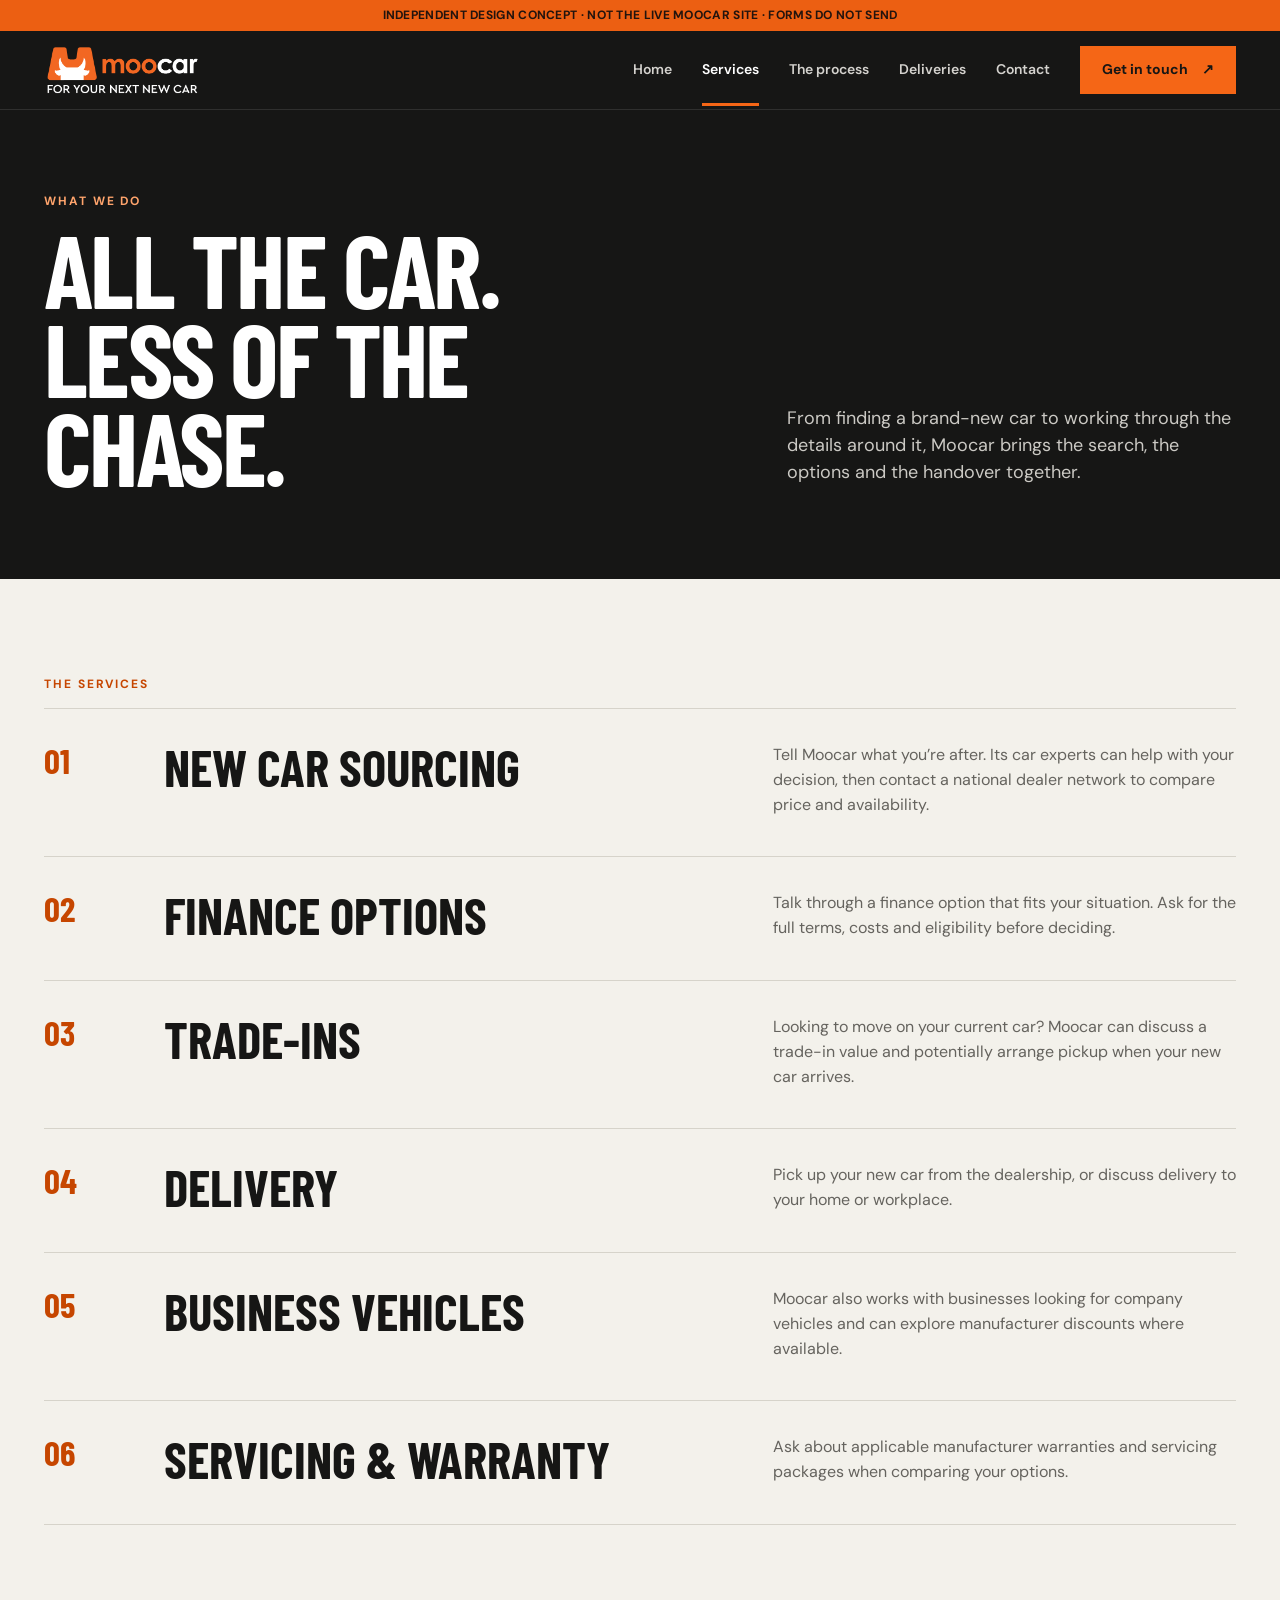
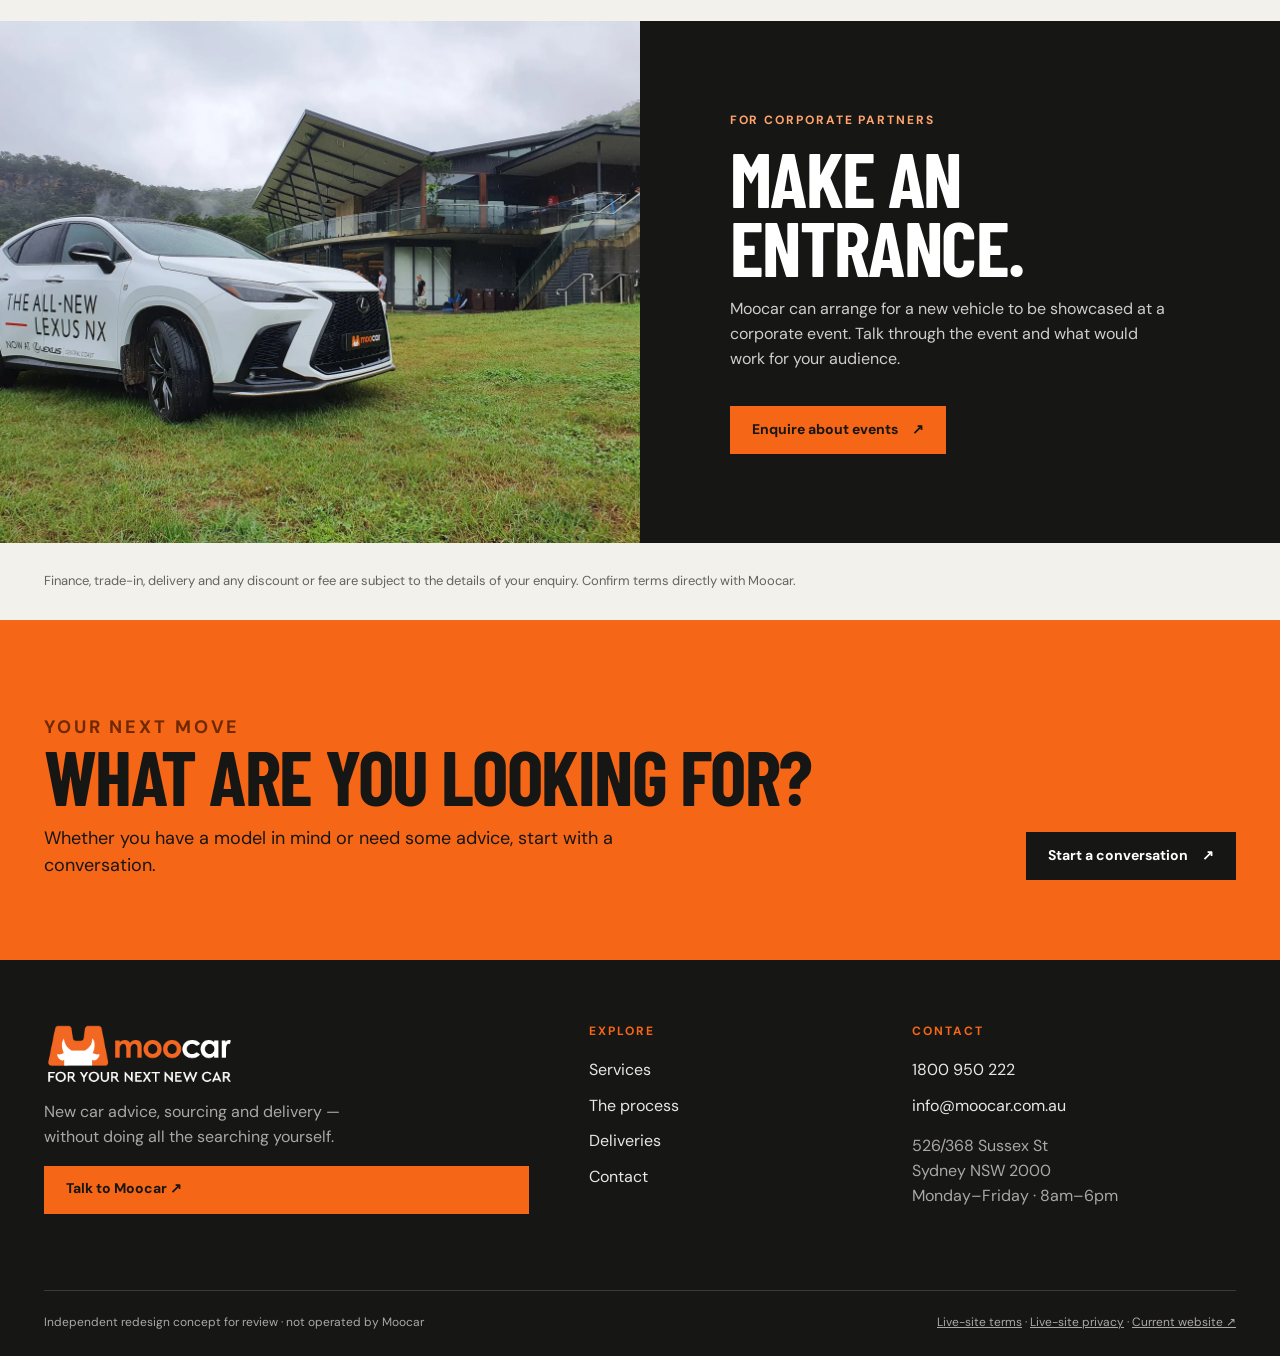
<file: services.html>
<!doctype html><html lang="en-AU"><head><meta charset="utf-8"><meta name="viewport" content="width=device-width,initial-scale=1"><meta name="robots" content="noindex,nofollow"><meta name="theme-color" content="#161615"><meta name="description" content="Explore Moocar&#x27;s new car sourcing, finance, trade-in, delivery, business and event services."><title>Services · Moocar redesign concept</title><link rel="preload" as="font" type="font/woff2" href="assets/barlow-condensed-700.woff2" crossorigin><link rel="stylesheet" href="styles.css"><script src="site.js" defer></script></head><body><a class="skip" href="#main">Skip to content</a>
<div class="concept">INDEPENDENT DESIGN CONCEPT · NOT THE LIVE MOOCAR SITE · FORMS DO NOT SEND</div>
<header class="site-header"><div class="wrap header-inner">
<a class="logo" href="index.html" aria-label="Moocar concept home"><img src="assets/logo.png" alt="Moocar" width="156" height="51"></a>
<nav class="desktop-nav" aria-label="Main navigation"><a href="index.html">Home</a><a href="services.html" aria-current="page">Services</a><a href="process.html">The process</a><a href="gallery.html">Deliveries</a><a href="contact.html">Contact</a></nav>
<a class="btn header-cta" href="contact.html">Get in touch <span aria-hidden="true">↗</span></a>
<button class="menu-toggle" type="button" aria-label="Toggle menu" aria-controls="mobile-nav" aria-expanded="false"><span></span></button>
</div><nav class="mobile-nav" id="mobile-nav" aria-label="Mobile navigation" hidden><a href="index.html">Home</a><a href="services.html" aria-current="page">Services</a><a href="process.html">The process</a><a href="gallery.html">Deliveries</a><a href="contact.html">Contact</a><a class="btn" href="tel:1800950222">Call 1800 950 222</a></nav></header><main id="main"><section class="page-head on-dark"><div class="wrap"><div><p class="eyebrow">What we do</p><h1 class="display-medium">ALL THE CAR.<br>LESS OF THE CHASE.</h1></div><p>From finding a brand-new car to working through the details around it, Moocar brings the search, the options and the handover together.</p></div></section>
<section class="services-list"><div class="wrap"><p class="eyebrow">The services</p>
<div class="service-entry"><span class="n">01</span><h2>New car sourcing</h2><p>Tell Moocar what you’re after. Its car experts can help with your decision, then contact a national dealer network to compare price and availability.</p></div>
<div class="service-entry"><span class="n">02</span><h2>Finance options</h2><p>Talk through a finance option that fits your situation. Ask for the full terms, costs and eligibility before deciding.</p></div>
<div class="service-entry"><span class="n">03</span><h2>Trade-ins</h2><p>Looking to move on your current car? Moocar can discuss a trade-in value and potentially arrange pickup when your new car arrives.</p></div>
<div class="service-entry"><span class="n">04</span><h2>Delivery</h2><p>Pick up your new car from the dealership, or discuss delivery to your home or workplace.</p></div>
<div class="service-entry"><span class="n">05</span><h2>Business vehicles</h2><p>Moocar also works with businesses looking for company vehicles and can explore manufacturer discounts where available.</p></div>
<div class="service-entry"><span class="n">06</span><h2>Servicing &amp; warranty</h2><p>Ask about applicable manufacturer warranties and servicing packages when comparing your options.</p></div>
</div></section>
<section class="service-feature on-dark"><img src="assets/corporate-event.webp" loading="lazy" alt="Vehicle showcased at a Moocar corporate event" width="1400" height="1050"><div class="service-feature-copy"><p class="eyebrow">For corporate partners</p><h2 class="section-heading">MAKE AN ENTRANCE.</h2><p>Moocar can arrange for a new vehicle to be showcased at a corporate event. Talk through the event and what would work for your audience.</p><a class="btn" href="contact.html">Enquire about events <span aria-hidden="true">↗</span></a></div></section>
<div class="wrap service-note">Finance, trade-in, delivery and any discount or fee are subject to the details of your enquiry. Confirm terms directly with Moocar.</div><section class="cta-band"><div class="wrap"><div><p class="eyebrow">Your next move</p><h2 class="section-heading">WHAT ARE YOU LOOKING FOR?</h2><p>Whether you have a model in mind or need some advice, start with a conversation.</p></div><a class="btn btn-dark" href="contact.html">Start a conversation <span aria-hidden="true">↗</span></a></div></section></main><footer class="site-footer"><div class="wrap"><div class="footer-top">
<div><img class="footer-logo" src="assets/logo.png" alt="Moocar" width="190" height="62"><p>New car advice, sourcing and delivery — without doing all the searching yourself.</p><a class="btn" href="contact.html">Talk to Moocar <span aria-hidden="true">↗</span></a></div>
<div><h2>Explore</h2><a href="services.html">Services</a><a href="process.html">The process</a><a href="gallery.html">Deliveries</a><a href="contact.html">Contact</a></div>
<div><h2>Contact</h2><a href="tel:1800950222">1800 950 222</a><a href="mailto:info@moocar.com.au">info@moocar.com.au</a><p>526/368 Sussex St<br>Sydney NSW 2000<br>Monday–Friday · 8am–6pm</p></div>
</div><div class="footer-bottom"><span>Independent redesign concept for review · not operated by Moocar</span><span><a href="https://www.moocar.com.au/terms-and-conditions" target="_blank" rel="noopener">Live-site terms</a> · <a href="https://www.moocar.com.au/copy-of-terms-and-conditions" target="_blank" rel="noopener">Live-site privacy</a> · <a href="https://www.moocar.com.au/" target="_blank" rel="noopener">Current website ↗</a></span></div></div></footer></body></html>
</file>
<file: styles.css>
@font-face{font-family:DM Sans;src:url(assets/dm-sans-400.woff2) format('woff2');font-weight:400;font-display:swap}@font-face{font-family:DM Sans;src:url(assets/dm-sans-600.woff2) format('woff2');font-weight:600;font-display:swap}@font-face{font-family:DM Sans;src:url(assets/dm-sans-700.woff2) format('woff2');font-weight:700;font-display:swap}@font-face{font-family:Barlow Condensed;src:url(assets/barlow-condensed-700.woff2) format('woff2');font-weight:700;font-display:swap}
:root{--ink:#161615;--paper:#f3f1eb;--surface:#fff;--orange:#f56616;--orange-dark:#c64600;--line:#d6d3ca;--muted:#65635e;--font:'DM Sans',sans-serif;--display:'Barlow Condensed',Impact,sans-serif}
*{box-sizing:border-box}html{scroll-behavior:smooth}body{margin:0;font:400 16px/1.55 var(--font);background:var(--paper);color:var(--ink);-webkit-font-smoothing:antialiased}img{display:block;max-width:100%}a{color:inherit}button,input,textarea,select{font:inherit}button{cursor:pointer}a:focus-visible,button:focus-visible,input:focus-visible,textarea:focus-visible,select:focus-visible{outline:3px solid var(--orange);outline-offset:3px}.wrap{width:min(1192px,calc(100% - 48px));margin-inline:auto}.skip{position:absolute;left:12px;top:-100px;background:#fff;padding:8px 14px;z-index:100}.skip:focus{top:8px}.concept{background:#ec5f12;color:#22140e;text-align:center;padding:6px 20px;font-size:12px;font-weight:700;letter-spacing:.025em}.site-header{background:var(--ink);color:#fff;position:sticky;top:0;z-index:80;border-bottom:1px solid #ffffff1b}.header-inner{display:flex;align-items:center;gap:30px;min-height:78px}.logo{display:block;flex:none}.logo img{width:156px;height:auto}.desktop-nav{display:flex;gap:30px;margin-left:auto;align-items:center}.desktop-nav a{text-decoration:none;font-size:14px;font-weight:600;color:#d4d2ce;padding:26px 0;transition:color .18s}.desktop-nav a:hover,.desktop-nav a[aria-current=page]{color:#fff}.desktop-nav a[aria-current=page]{box-shadow:inset 0 -3px var(--orange)}.header-cta{flex:none}.menu-toggle{display:none;background:transparent;color:#fff;border:1px solid #ffffff50;min-height:46px;min-width:46px;align-items:center;justify-content:center;border-radius:3px}.menu-toggle span,.menu-toggle span::before,.menu-toggle span::after{display:block;width:20px;height:2px;background:currentColor;position:relative;transition:transform .2s}.menu-toggle span::before,.menu-toggle span::after{content:'';position:absolute;left:0}.menu-toggle span::before{top:-7px}.menu-toggle span::after{top:7px}.menu-toggle[aria-expanded=true] span{background:transparent}.menu-toggle[aria-expanded=true] span::before{transform:translateY(7px) rotate(45deg);background:#fff}.menu-toggle[aria-expanded=true] span::after{transform:translateY(-7px) rotate(-45deg);background:#fff}.mobile-nav{display:none}.btn{display:inline-flex;align-items:center;justify-content:center;gap:14px;min-height:48px;padding:11px 21px;border:1px solid transparent;background:var(--orange);color:var(--ink);font-weight:700;font-size:14px;text-decoration:none;transition:background .18s,transform .18s}.btn:hover{background:#ff8140;transform:translateY(-1px)}.btn-dark{background:var(--ink);color:#fff}.btn-dark:hover{background:#363634}.btn-outline{background:transparent;border-color:currentColor;color:inherit}.btn-outline:hover{background:#ffffff20}.btn-light{background:var(--paper);color:var(--ink)}.btn-light:hover{background:#fff}.eyebrow{font-size:12px;text-transform:uppercase;letter-spacing:.16em;font-weight:700;color:var(--orange-dark);margin:0 0 14px}.on-dark .eyebrow{color:#ffa46c}.display{font:700 clamp(68px,9.8vw,158px)/.82 var(--display);letter-spacing:-.035em;text-transform:uppercase;margin:0;text-wrap:balance}.display-medium{font:700 clamp(62px,8vw,118px)/.87 var(--display);text-transform:uppercase;letter-spacing:-.025em;margin:0}.section-heading{font:700 clamp(46px,6vw,82px)/.9 var(--display);text-transform:uppercase;letter-spacing:-.02em;margin:0}.lead{font-size:clamp(18px,2vw,23px);line-height:1.45}.muted{color:var(--muted)}.arrow{font-size:1.3em;line-height:0}.rule{border:0;border-top:1px solid var(--line);margin:0}.site-footer{background:var(--ink);color:#e9e7e1;padding:62px 0 25px}.footer-top{display:grid;grid-template-columns:1.2fr .65fr .8fr;gap:60px;padding-bottom:65px}.footer-logo{width:190px}.footer-top p{max-width:350px;color:#aaa8a3}.footer-top h2{font-size:12px;letter-spacing:.16em;text-transform:uppercase;color:var(--orange);margin:0 0 17px}.footer-top a{display:block;text-decoration:none;margin:0 0 11px}.footer-top a:hover{text-decoration:underline}.footer-bottom{border-top:1px solid #ffffff28;display:flex;justify-content:space-between;gap:20px;padding-top:22px;font-size:12px;color:#aaa8a3;flex-wrap:wrap}.footer-bottom a{text-decoration:underline}.cta-band{background:var(--orange);padding:80px 0;color:var(--ink);overflow:hidden}.cta-band .wrap{display:grid;grid-template-columns:1fr auto;gap:32px;align-items:end}.cta-band p{margin:14px 0 0;max-width:580px;font-size:18px}.cta-band .eyebrow{color:#6e2904}
/* HOME — decisive editorial hero, not a card grid */
.home-hero{background:var(--ink);color:#fff;overflow:hidden}.home-hero .wrap{position:relative;display:grid;grid-template-columns:1.04fr .96fr;min-height:630px;align-items:center}.hero-copy{position:relative;z-index:2;padding:78px 10px 82px 0}.hero-copy h1{max-width:650px}.hero-copy h1 em{font-style:normal;color:var(--orange)}.hero-copy p:not(.eyebrow){max-width:520px;color:#d3d1cc;font-size:18px;line-height:1.55;margin:28px 0 28px}.hero-actions{display:flex;gap:12px;flex-wrap:wrap}.hero-image{height:100%;min-height:630px;position:relative;margin-right:calc((min(1192px,100vw - 48px) - 100vw)/2)}.hero-image img{width:100%;height:100%;object-fit:cover;object-position:center 54%}.hero-image::after{content:'';position:absolute;inset:0;background:linear-gradient(90deg,var(--ink) 0%,transparent 22%,transparent 84%,#16161540)}.hero-label{position:absolute;z-index:1;right:24px;bottom:22px;font-size:11px;letter-spacing:.08em;text-transform:uppercase;background:#171717c9;padding:8px 10px}.statement{background:var(--orange);padding:22px 0;font:700 clamp(27px,4.3vw,53px)/1 var(--display);text-transform:uppercase}.statement .wrap{display:flex;align-items:center;justify-content:space-between;gap:25px}.statement span:last-child{font:600 13px var(--font);letter-spacing:.08em;white-space:nowrap}.home-intro{padding:116px 0 92px}.intro-grid{display:grid;grid-template-columns:1fr 1fr;gap:8vw;align-items:start}.intro-grid p{font-size:20px;max-width:530px;margin:0 0 18px}.intro-grid p:last-child{font-size:16px;color:var(--muted)}.intro-grid .btn{margin-top:10px}.service-preview{background:#e9e6dc;padding:85px 0 105px}.section-bar{display:flex;justify-content:space-between;align-items:end;gap:24px;margin-bottom:35px}.section-bar p{max-width:330px;color:var(--muted);margin:0}.preview-row{display:grid;grid-template-columns:1.15fr .85fr;gap:0;background:var(--surface);min-height:490px}.preview-photo img{width:100%;height:100%;min-height:490px;object-fit:cover}.preview-copy{padding:58px;display:flex;flex-direction:column;justify-content:space-between}.preview-copy h3{font:700 clamp(44px,5vw,71px)/.9 var(--display);text-transform:uppercase;margin:0 0 18px}.preview-copy p{color:var(--muted);max-width:360px}.preview-copy ul{border-top:1px solid var(--line);list-style:none;margin:27px 0 0;padding:0}.preview-copy li{padding:10px 0;border-bottom:1px solid var(--line);font-size:14px;font-weight:600}.process-strip{background:var(--ink);color:#fff;padding:95px 0}.process-strip .section-bar p{color:#bab8b3}.mini-steps{display:grid;grid-template-columns:repeat(4,1fr);gap:20px;margin-top:62px}.mini-step{padding-top:17px;border-top:2px solid #6b6a67}.mini-step:first-child{border-color:var(--orange)}.mini-step .num{font:700 40px/1 var(--display);color:var(--orange)}.mini-step h3{font-size:18px;margin:17px 0 7px}.mini-step p{font-size:14px;color:#aaa8a3;margin:0}.process-strip .btn{margin-top:50px}.proof{padding:100px 0}.proof-grid{display:grid;grid-template-columns:1.05fr .95fr;gap:20px}.proof-grid figure{margin:0;position:relative;overflow:hidden}.proof-grid figure:first-child{grid-row:span 2}.proof-grid img{width:100%;height:100%;min-height:260px;object-fit:cover;transition:transform .3s}.proof-grid figure:first-child img{min-height:560px}.proof-grid figure:hover img{transform:scale(1.025)}.proof-grid figcaption{position:absolute;left:12px;bottom:12px;background:#171717d9;color:#fff;font-size:11px;padding:6px 9px;text-transform:uppercase;letter-spacing:.05em}.proof .section-bar{margin-bottom:35px}
/* PAGE HEADS */
.page-head{background:var(--ink);color:#fff;padding:82px 0 88px;overflow:hidden}.page-head .wrap{display:grid;grid-template-columns:1fr .7fr;gap:8vw;align-items:end}.page-head p:not(.eyebrow){font-size:18px;line-height:1.5;color:#cbc9c4;margin:0 0 5px}.page-head.orange-head{background:var(--orange);color:var(--ink)}.page-head.orange-head p:not(.eyebrow){color:#3c2417}.page-head.orange-head .eyebrow{color:#6d2804}.page-marker{font:700 16px var(--display);letter-spacing:.12em;color:var(--orange);margin:0 0 16px}
/* SERVICES */
.services-list{padding:96px 0}.service-entry{display:grid;grid-template-columns:90px 1fr .8fr;gap:30px;align-items:start;padding:34px 0 39px;border-top:1px solid var(--line)}.service-entry:last-child{border-bottom:1px solid var(--line)}.service-entry .n{font:700 35px/1 var(--display);color:var(--orange-dark)}.service-entry h2{font:700 clamp(33px,4vw,51px)/.96 var(--display);text-transform:uppercase;margin:0}.service-entry p{font-size:16px;margin:0;color:var(--muted)}.service-feature{background:var(--ink);color:#fff;display:grid;grid-template-columns:1fr 1fr;min-height:520px}.service-feature img{width:100%;height:100%;min-height:520px;object-fit:cover}.service-feature-copy{padding:clamp(40px,7vw,100px);display:flex;flex-direction:column;align-items:start;justify-content:center}.service-feature-copy p:not(.eyebrow){max-width:440px;color:#d0cec9}.service-feature-copy .btn{margin-top:18px}.service-note{padding:28px 0;color:var(--muted);font-size:13px}
/* PROCESS */
.process-main{padding:100px 0}.process-layout{display:grid;grid-template-columns:.7fr 1.3fr;gap:7vw}.process-aside{position:sticky;top:115px;align-self:start}.process-aside p{max-width:300px;color:var(--muted)}.process-list{border-top:1px solid var(--line)}.process-item{display:grid;grid-template-columns:100px 1fr;gap:18px;padding:36px 0;border-bottom:1px solid var(--line)}.process-item .n{font:700 57px/.9 var(--display);color:var(--orange-dark)}.process-item h2{font:700 39px/.95 var(--display);text-transform:uppercase;margin:0 0 13px}.process-item p{margin:0;max-width:540px;color:var(--muted)}.process-photo{max-height:460px;width:100%;object-fit:cover;object-position:center 45%;margin:25px 0 10px}.process-footnote{padding:25px 0;color:var(--muted);font-size:14px}
/* GALLERY */
.gallery-intro{padding:64px 0 28px;display:flex;align-items:end;justify-content:space-between;gap:20px}.gallery-intro p{margin:0;max-width:470px;color:var(--muted)}.filters{display:flex;gap:7px;flex-wrap:wrap;padding:0 0 26px}.filter{background:transparent;border:1px solid var(--line);padding:9px 15px;min-height:44px;color:var(--ink);font-size:13px;font-weight:700}.filter:hover,.filter[aria-pressed=true]{background:var(--ink);color:#fff;border-color:var(--ink)}.gallery-grid{display:grid;grid-template-columns:repeat(4,1fr);gap:12px;padding-bottom:90px}.gallery-item{padding:0;border:0;background:transparent;text-align:left;position:relative;overflow:hidden;aspect-ratio:4/5}.gallery-item:nth-child(5n + 2){aspect-ratio:4/4}.gallery-item:nth-child(7n){aspect-ratio:4/6}.gallery-item[hidden]{display:none}.gallery-item img{width:100%;height:100%;object-fit:cover;transition:transform .28s}.gallery-item:hover img{transform:scale(1.035)}.gallery-item:after{content:'VIEW PHOTO ↗';position:absolute;right:0;bottom:0;padding:8px 10px;background:#171717d9;color:#fff;font:700 10px var(--font);letter-spacing:.05em}.lightbox{border:0;background:#171717;padding:12px;max-width:min(92vw,1000px);max-height:92vh;color:#fff}.lightbox::backdrop{background:#070707e8}.lightbox img{max-width:100%;max-height:calc(90vh - 75px);width:auto;margin:auto}.lightbox-head{display:flex;justify-content:space-between;align-items:center;gap:20px;padding:5px 5px 12px}.lightbox-head p{margin:0;font-size:13px}.lightbox-close{min-width:44px;min-height:44px;border:1px solid #ffffff66;color:#fff;background:transparent;font-size:22px}
/* CONTACT */
.contact-main{padding:92px 0 115px}.contact-layout{display:grid;grid-template-columns:.85fr 1.15fr;gap:8vw;align-items:start}.contact-methods{margin:38px 0 0}.contact-method{border-top:1px solid var(--line);padding:19px 0}.contact-method:last-child{border-bottom:1px solid var(--line)}.contact-method small{display:block;text-transform:uppercase;color:var(--muted);letter-spacing:.11em;font-size:11px;font-weight:700;margin-bottom:4px}.contact-method a{font:700 clamp(24px,2.4vw,36px)/1.1 var(--display);text-decoration:none}.contact-method a:hover{text-decoration:underline;text-decoration-color:var(--orange)}.contact-method p{margin:2px 0 0;font-size:14px;color:var(--muted)}.contact-form{background:#fff;border:1px solid var(--line);padding:36px}.contact-form h2{font:700 47px/.95 var(--display);text-transform:uppercase;margin:0 0 10px}.contact-form>p{font-size:14px;color:var(--muted);margin:0 0 22px}.field{margin-bottom:17px}.field-row{display:grid;grid-template-columns:1fr 1fr;gap:14px}.field label{display:block;font-size:13px;font-weight:700;margin-bottom:6px}.field input,.field textarea,.field select{width:100%;min-height:49px;border:1px solid #c9c7c1;border-radius:0;background:#fff;padding:11px 13px;font-size:16px;color:var(--ink)}.field textarea{resize:vertical;min-height:108px}.field input:focus,.field textarea:focus,.field select:focus{outline:2px solid var(--orange);border-color:var(--orange)}.form-note{font-size:12px;color:var(--muted);margin:14px 0 0}.demo-result{display:none;background:#fff0e7;border:1px solid #ffc8a8;padding:17px;margin-top:15px;font-size:14px}.demo-result.show{display:block}.contact-map{margin-top:52px;padding:27px;border:1px solid var(--line);background:#e7e4dc;display:flex;gap:18px;justify-content:space-between;align-items:center}.contact-map a{text-decoration:underline;font-weight:700}.contact-map p{margin:0}.contact-map small{display:block;color:var(--muted)}
@media(max-width:1000px){.desktop-nav{gap:17px}.header-inner{gap:18px}.home-hero .wrap{min-height:570px}.hero-image{min-height:570px}.hero-copy{padding:60px 0}.display{font-size:clamp(65px,10.5vw,130px)}.gallery-grid{grid-template-columns:repeat(3,1fr)}.preview-copy{padding:35px}.footer-top{gap:30px}}
@media(max-width:760px){.wrap{width:min(100% - 36px,1192px)}.concept{font-size:11px}.header-inner{min-height:68px}.logo img{width:130px}.desktop-nav,.header-cta{display:none}.menu-toggle{display:flex;margin-left:auto}.mobile-nav:not([hidden]){display:flex;flex-direction:column;padding:4px 18px 17px;border-top:1px solid #ffffff30}.mobile-nav a{text-decoration:none;border-bottom:1px solid #ffffff22;padding:12px 0;min-height:46px;font-size:16px}.mobile-nav .btn{margin-top:15px;align-self:stretch}.home-hero .wrap{display:flex;flex-direction:column;min-height:0;width:100%}.hero-copy{width:calc(100% - 36px);margin:auto;padding:58px 0 35px}.display{font-size:clamp(70px,15vw,112px)}.hero-copy p:not(.eyebrow){margin:22px 0}.hero-image{width:100%;margin:0;min-height:0;height:370px}.hero-image::after{background:linear-gradient(180deg,#16161530,transparent 35%)}.hero-label{bottom:12px;right:13px}.statement{padding:17px 0}.statement .wrap{align-items:start}.statement span:last-child{white-space:normal}.home-intro,.service-preview,.process-strip,.proof,.services-list,.process-main,.contact-main{padding:65px 0}.intro-grid,.page-head .wrap,.process-layout,.contact-layout{grid-template-columns:1fr;gap:25px}.intro-grid p{font-size:17px}.section-bar{align-items:start;flex-direction:column;gap:10px}.preview-row{grid-template-columns:1fr}.preview-photo img{height:340px;min-height:0}.preview-copy{padding:30px;gap:15px}.mini-steps{grid-template-columns:repeat(2,1fr);margin-top:34px}.proof-grid figure:first-child img{min-height:430px}.cta-band .wrap{grid-template-columns:1fr}.cta-band{padding:65px 0}.page-head{padding:58px 0}.page-head .wrap{gap:23px}.page-head p:not(.eyebrow){font-size:16px}.service-entry{grid-template-columns:65px 1fr;gap:15px}.service-entry p{grid-column:2}.service-feature{grid-template-columns:1fr}.service-feature img{min-height:0;height:350px}.service-feature-copy{padding:35px 25px 55px}.process-aside{position:static}.process-item{grid-template-columns:75px 1fr}.gallery-intro{padding-top:45px;align-items:start;flex-direction:column}.gallery-grid{grid-template-columns:repeat(2,1fr);gap:8px}.contact-form{padding:24px}.contact-map{margin-top:0}.footer-top{grid-template-columns:1fr 1fr;gap:35px}.footer-top>div:first-child{grid-column:1/-1}.site-footer{padding:50px 0 25px}}
@media(max-width:440px){.display{font-size:clamp(61px,16.5vw,77px)}.display-medium{font-size:clamp(58px,14vw,85px)}.hero-image{height:310px}.hero-actions{display:grid;grid-template-columns:1fr 1fr;gap:8px}.hero-actions .btn{font-size:13px;padding:9px}.statement{font-size:28px}.statement span:last-child{display:none}.section-heading{font-size:51px}.preview-photo img{height:280px}.mini-steps{gap:20px 14px}.proof-grid{grid-template-columns:1fr}.proof-grid figure:first-child{grid-row:auto}.proof-grid figure:first-child img{min-height:0;height:335px}.proof-grid figure:not(:first-child){display:none}.service-entry{grid-template-columns:50px 1fr}.service-entry .n{font-size:28px}.service-entry h2{font-size:39px}.process-item{grid-template-columns:60px 1fr}.process-item .n{font-size:43px}.process-item h2{font-size:33px}.gallery-grid{gap:6px}.gallery-item:after{font-size:9px;padding:5px}.field-row{grid-template-columns:1fr;gap:0}.contact-form h2{font-size:39px}.contact-map{align-items:start;flex-direction:column}.footer-top{grid-template-columns:1fr 1fr;gap:27px}}
@media(prefers-reduced-motion:reduce){html{scroll-behavior:auto}*,*::before,*::after{transition:none!important;animation:none!important}}
</file>
